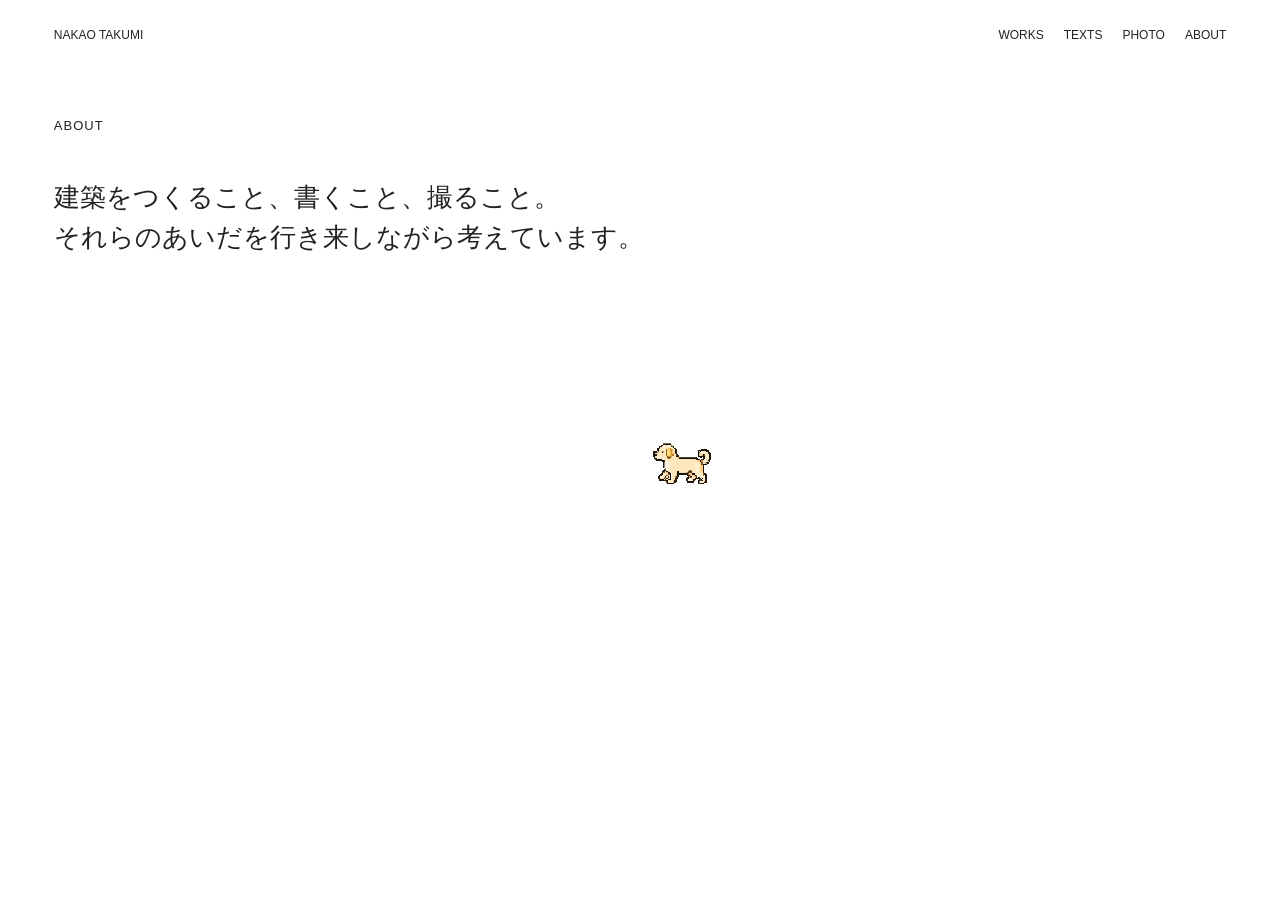
<file: about.html>
<!doctype html><html><head><meta charset="utf-8"><meta name="viewport" content="width=device-width,initial-scale=1"><title>ABOUT</title><link rel="stylesheet" href="style.css"></head><body>
<main class="inner"><header class="inner-header"><a href="index.html">NAKAO TAKUMI</a>
<nav class="inner-nav"><a href="works.html">WORKS</a><a href="texts.html">TEXTS</a><a href="photo.html">PHOTO</a><a href="about.html">ABOUT</a></nav></header><h1 class="page-title">ABOUT</h1><div class="about">建築をつくること、書くこと、撮ること。<br>それらのあいだを行き来しながら考えています。</div></main><img class="dog-cursor" src="dog-cursor.png" alt=""><script src="cursor.js"></script></body></html>
</file>
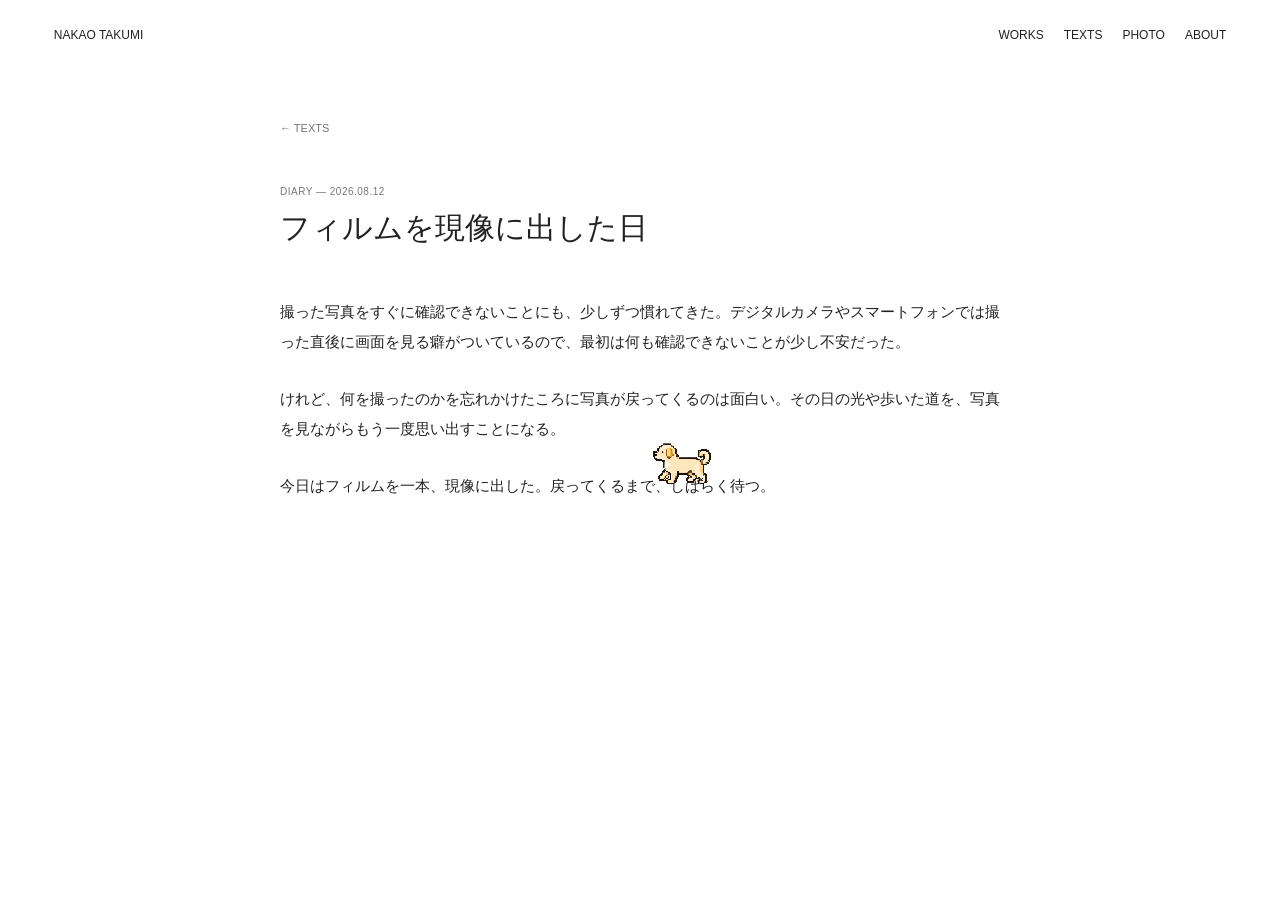
<file: diary-01.html>
<!doctype html>
<html lang="ja">
<head>
  <meta charset="utf-8">
  <meta name="viewport" content="width=device-width,initial-scale=1">
  <title>フィルムを現像に出した日 — NAKAO TAKUMI</title>
  <link rel="stylesheet" href="style.css">
</head>
<body>
  <main class="inner">
    <header class="inner-header">
      <a href="index.html">NAKAO TAKUMI</a>
      <nav class="inner-nav">
        <a href="works.html">WORKS</a>
        <a href="texts.html">TEXTS</a>
        <a href="photo.html">PHOTO</a>
        <a href="about.html">ABOUT</a>
      </nav>
    </header>

    <article class="article">
      <a class="article-back" href="texts.html">← TEXTS</a>
      <div class="article-meta">DIARY — 2026.08.12</div>
      <h1>フィルムを現像に出した日</h1>
      <div class="article-body">
      <p>撮った写真をすぐに確認できないことにも、少しずつ慣れてきた。デジタルカメラやスマートフォンでは撮った直後に画面を見る癖がついているので、最初は何も確認できないことが少し不安だった。</p>
      <p>けれど、何を撮ったのかを忘れかけたころに写真が戻ってくるのは面白い。その日の光や歩いた道を、写真を見ながらもう一度思い出すことになる。</p>
      <p>今日はフィルムを一本、現像に出した。戻ってくるまで、しばらく待つ。</p>
      </div>
    </article>
  </main>

  <img class="dog-cursor" src="dog-cursor.png" alt="">
  <script src="cursor.js"></script>
</body>
</html>
</file>
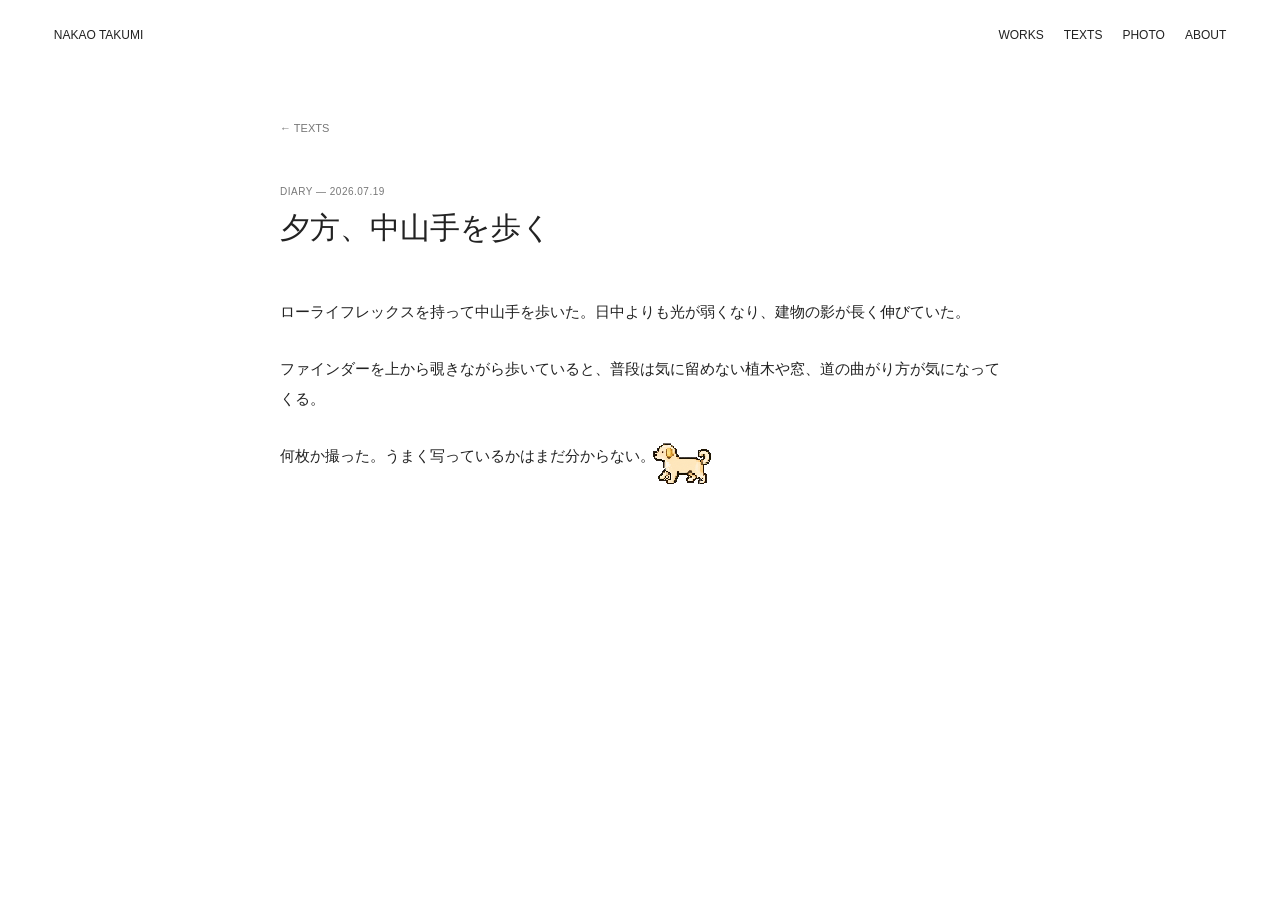
<file: diary-02.html>
<!doctype html>
<html lang="ja">
<head>
  <meta charset="utf-8">
  <meta name="viewport" content="width=device-width,initial-scale=1">
  <title>夕方、中山手を歩く — NAKAO TAKUMI</title>
  <link rel="stylesheet" href="style.css">
</head>
<body>
  <main class="inner">
    <header class="inner-header">
      <a href="index.html">NAKAO TAKUMI</a>
      <nav class="inner-nav">
        <a href="works.html">WORKS</a>
        <a href="texts.html">TEXTS</a>
        <a href="photo.html">PHOTO</a>
        <a href="about.html">ABOUT</a>
      </nav>
    </header>

    <article class="article">
      <a class="article-back" href="texts.html">← TEXTS</a>
      <div class="article-meta">DIARY — 2026.07.19</div>
      <h1>夕方、中山手を歩く</h1>
      <div class="article-body">
      <p>ローライフレックスを持って中山手を歩いた。日中よりも光が弱くなり、建物の影が長く伸びていた。</p>
      <p>ファインダーを上から覗きながら歩いていると、普段は気に留めない植木や窓、道の曲がり方が気になってくる。</p>
      <p>何枚か撮った。うまく写っているかはまだ分からない。</p>
      </div>
    </article>
  </main>

  <img class="dog-cursor" src="dog-cursor.png" alt="">
  <script src="cursor.js"></script>
</body>
</html>
</file>
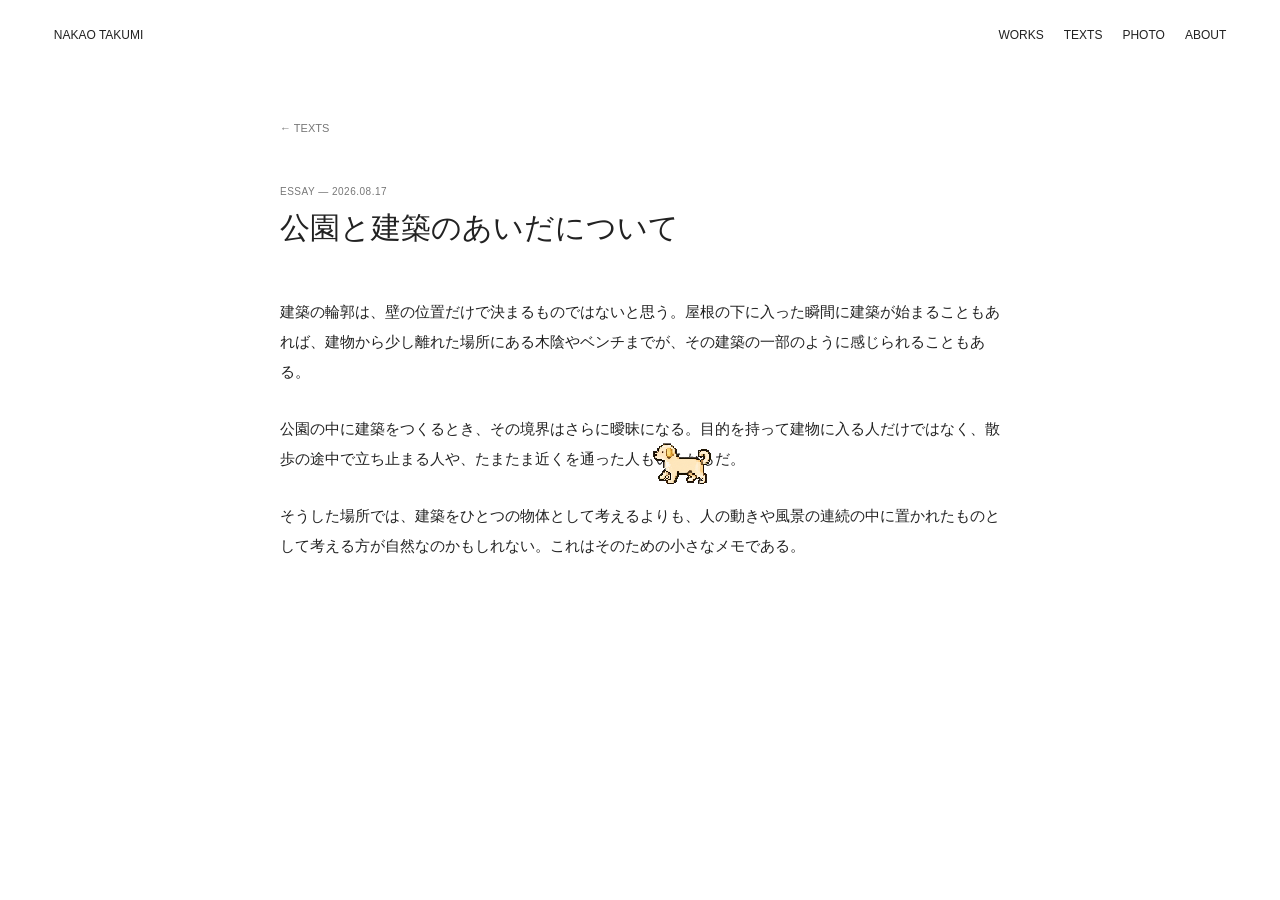
<file: essay-01.html>
<!doctype html>
<html lang="ja">
<head>
  <meta charset="utf-8">
  <meta name="viewport" content="width=device-width,initial-scale=1">
  <title>公園と建築のあいだについて — NAKAO TAKUMI</title>
  <link rel="stylesheet" href="style.css">
</head>
<body>
  <main class="inner">
    <header class="inner-header">
      <a href="index.html">NAKAO TAKUMI</a>
      <nav class="inner-nav">
        <a href="works.html">WORKS</a>
        <a href="texts.html">TEXTS</a>
        <a href="photo.html">PHOTO</a>
        <a href="about.html">ABOUT</a>
      </nav>
    </header>

    <article class="article">
      <a class="article-back" href="texts.html">← TEXTS</a>
      <div class="article-meta">ESSAY — 2026.08.17</div>
      <h1>公園と建築のあいだについて</h1>
      <div class="article-body">
      <p>建築の輪郭は、壁の位置だけで決まるものではないと思う。屋根の下に入った瞬間に建築が始まることもあれば、建物から少し離れた場所にある木陰やベンチまでが、その建築の一部のように感じられることもある。</p>
      <p>公園の中に建築をつくるとき、その境界はさらに曖昧になる。目的を持って建物に入る人だけではなく、散歩の途中で立ち止まる人や、たまたま近くを通った人もいるからだ。</p>
      <p>そうした場所では、建築をひとつの物体として考えるよりも、人の動きや風景の連続の中に置かれたものとして考える方が自然なのかもしれない。これはそのための小さなメモである。</p>
      </div>
    </article>
  </main>

  <img class="dog-cursor" src="dog-cursor.png" alt="">
  <script src="cursor.js"></script>
</body>
</html>
</file>
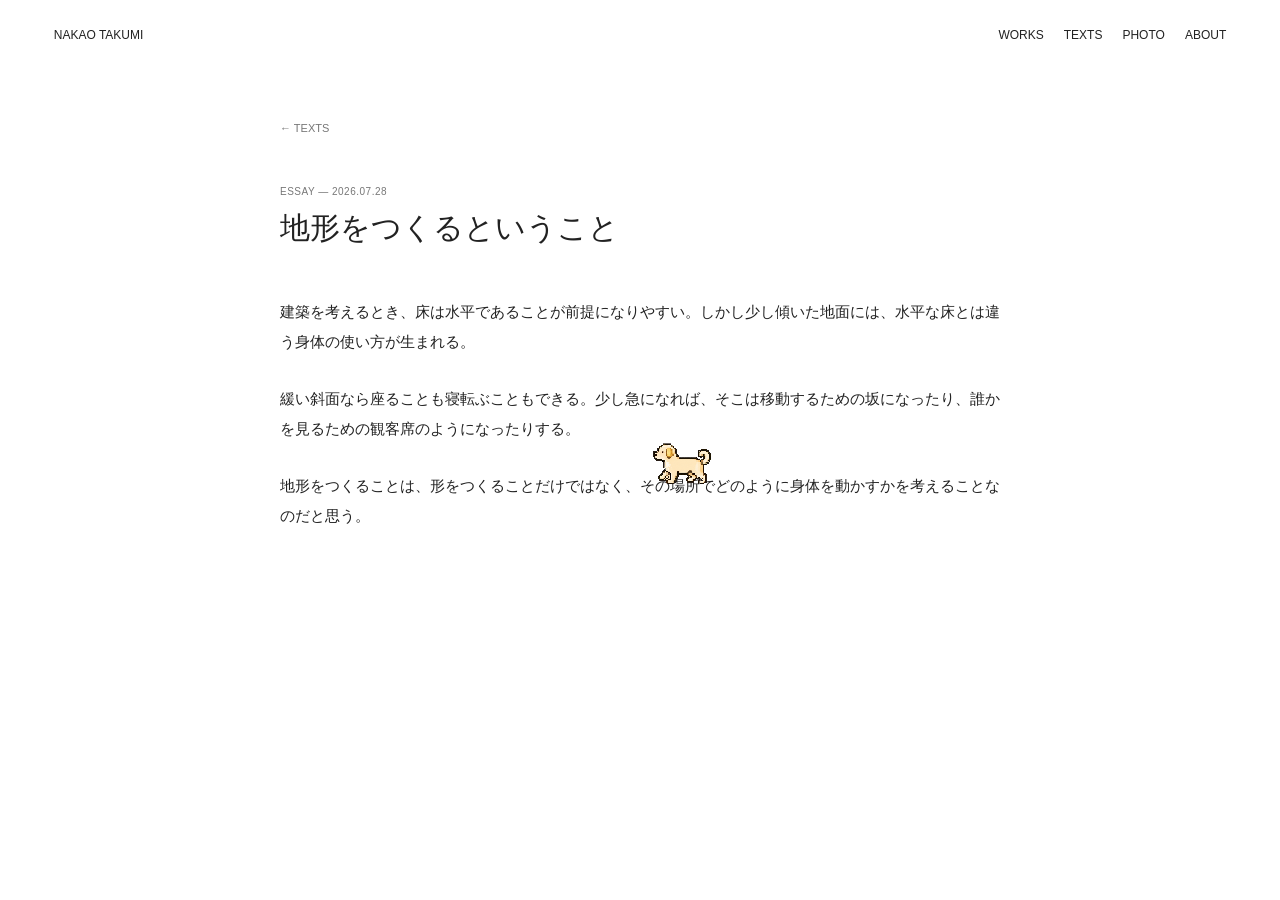
<file: essay-02.html>
<!doctype html>
<html lang="ja">
<head>
  <meta charset="utf-8">
  <meta name="viewport" content="width=device-width,initial-scale=1">
  <title>地形をつくるということ — NAKAO TAKUMI</title>
  <link rel="stylesheet" href="style.css">
</head>
<body>
  <main class="inner">
    <header class="inner-header">
      <a href="index.html">NAKAO TAKUMI</a>
      <nav class="inner-nav">
        <a href="works.html">WORKS</a>
        <a href="texts.html">TEXTS</a>
        <a href="photo.html">PHOTO</a>
        <a href="about.html">ABOUT</a>
      </nav>
    </header>

    <article class="article">
      <a class="article-back" href="texts.html">← TEXTS</a>
      <div class="article-meta">ESSAY — 2026.07.28</div>
      <h1>地形をつくるということ</h1>
      <div class="article-body">
      <p>建築を考えるとき、床は水平であることが前提になりやすい。しかし少し傾いた地面には、水平な床とは違う身体の使い方が生まれる。</p>
      <p>緩い斜面なら座ることも寝転ぶこともできる。少し急になれば、そこは移動するための坂になったり、誰かを見るための観客席のようになったりする。</p>
      <p>地形をつくることは、形をつくることだけではなく、その場所でどのように身体を動かすかを考えることなのだと思う。</p>
      </div>
    </article>
  </main>

  <img class="dog-cursor" src="dog-cursor.png" alt="">
  <script src="cursor.js"></script>
</body>
</html>
</file>
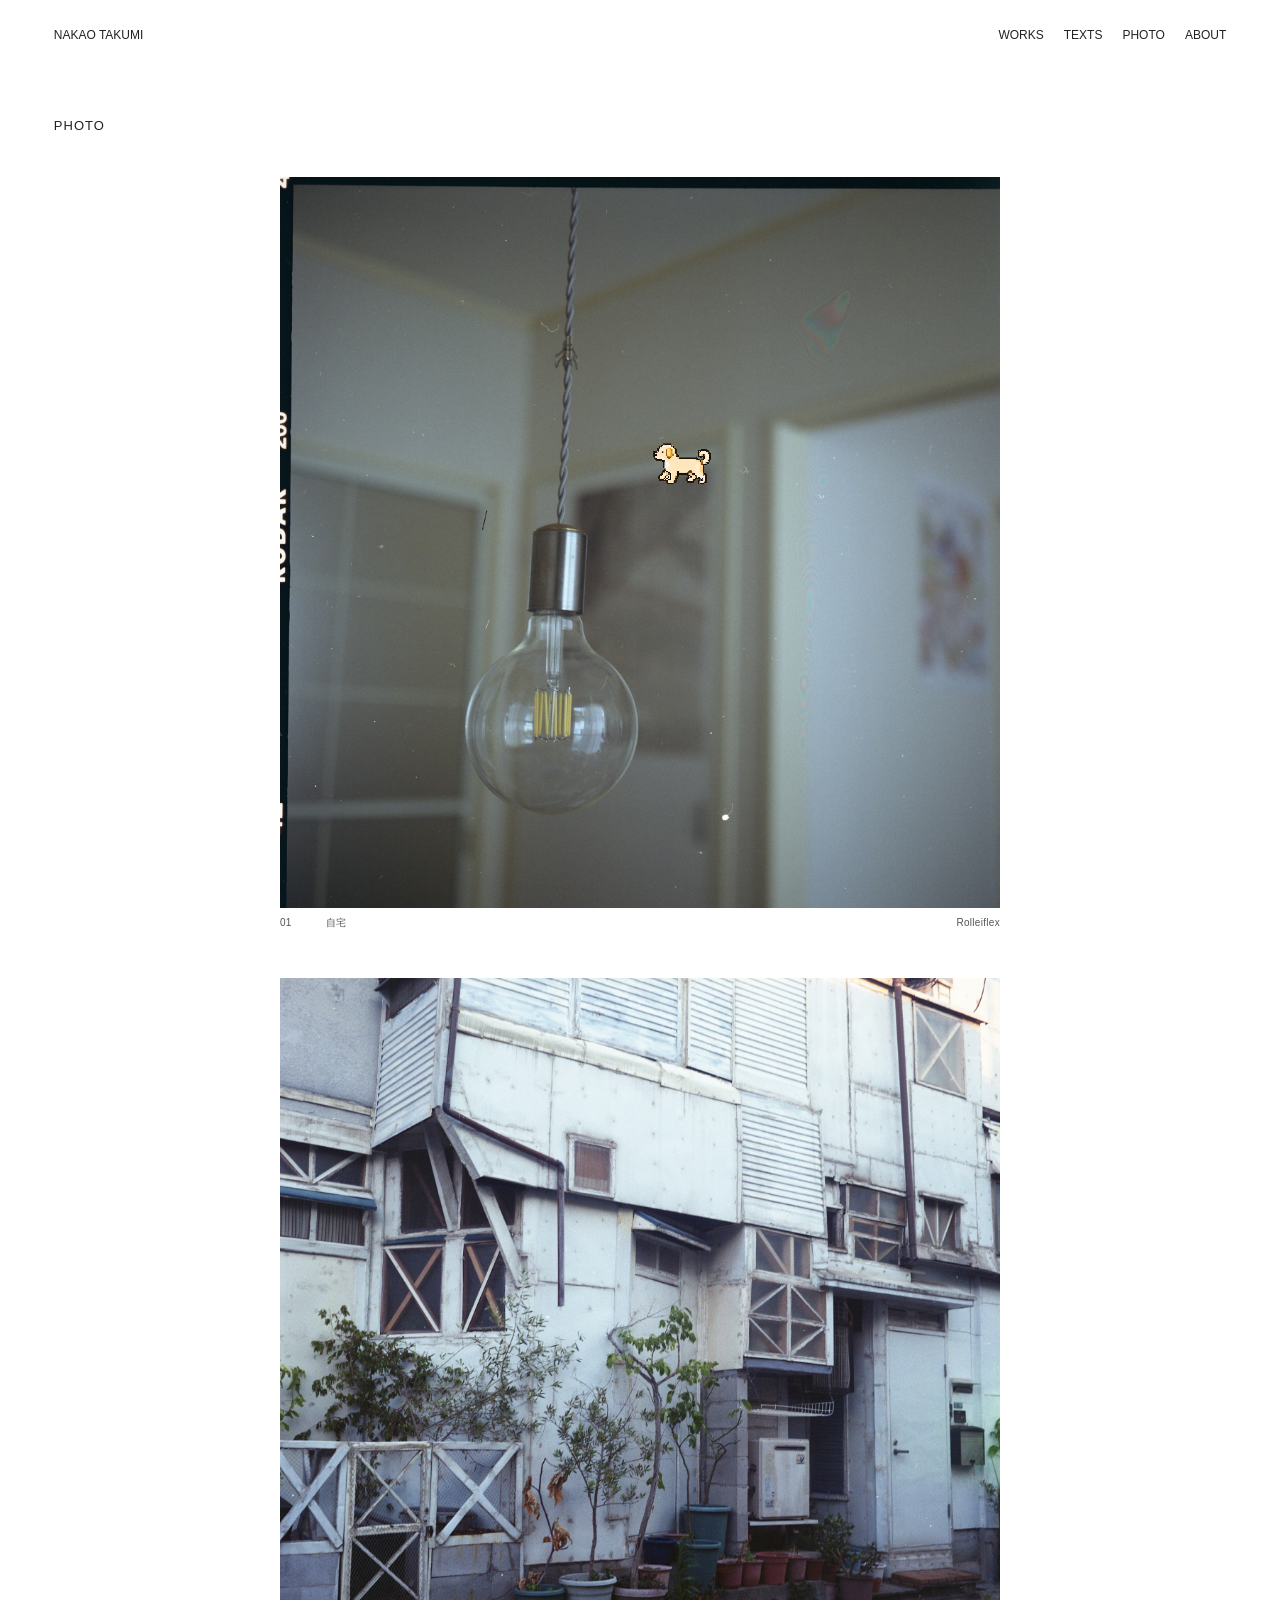
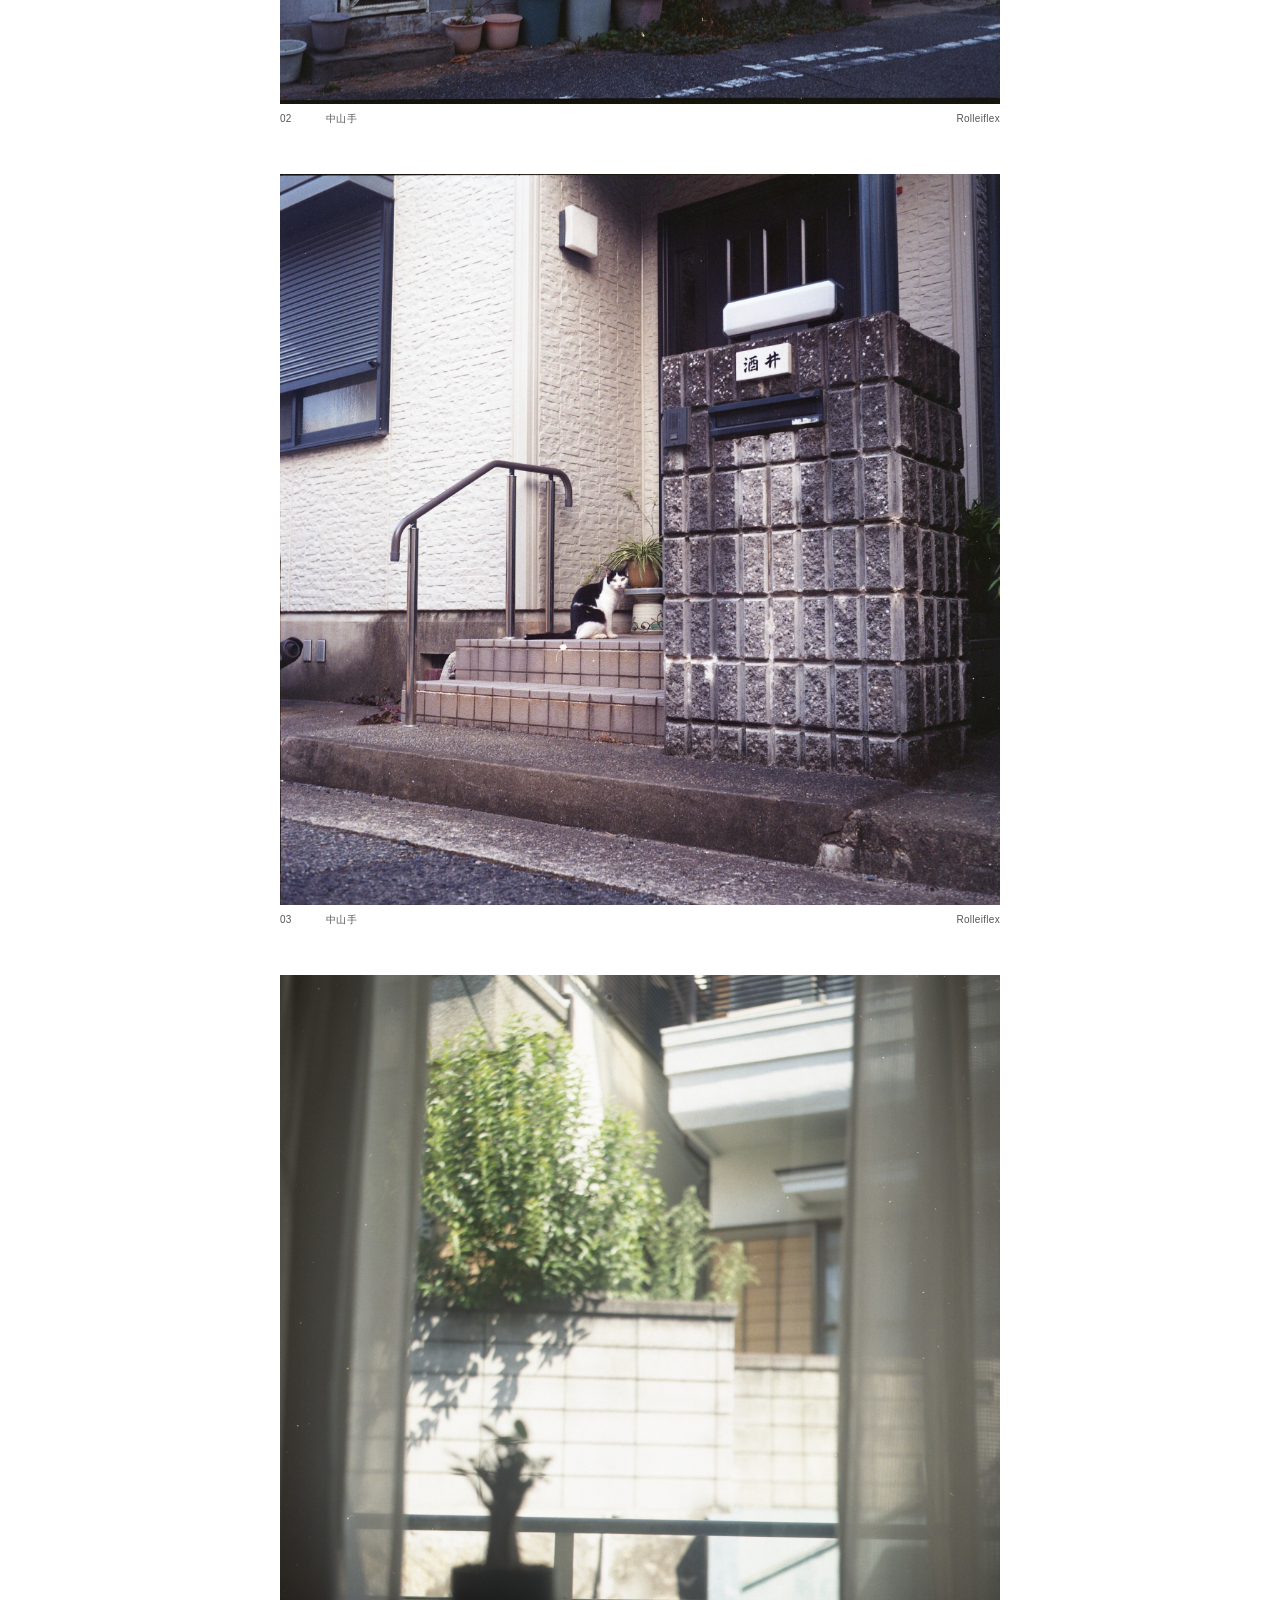
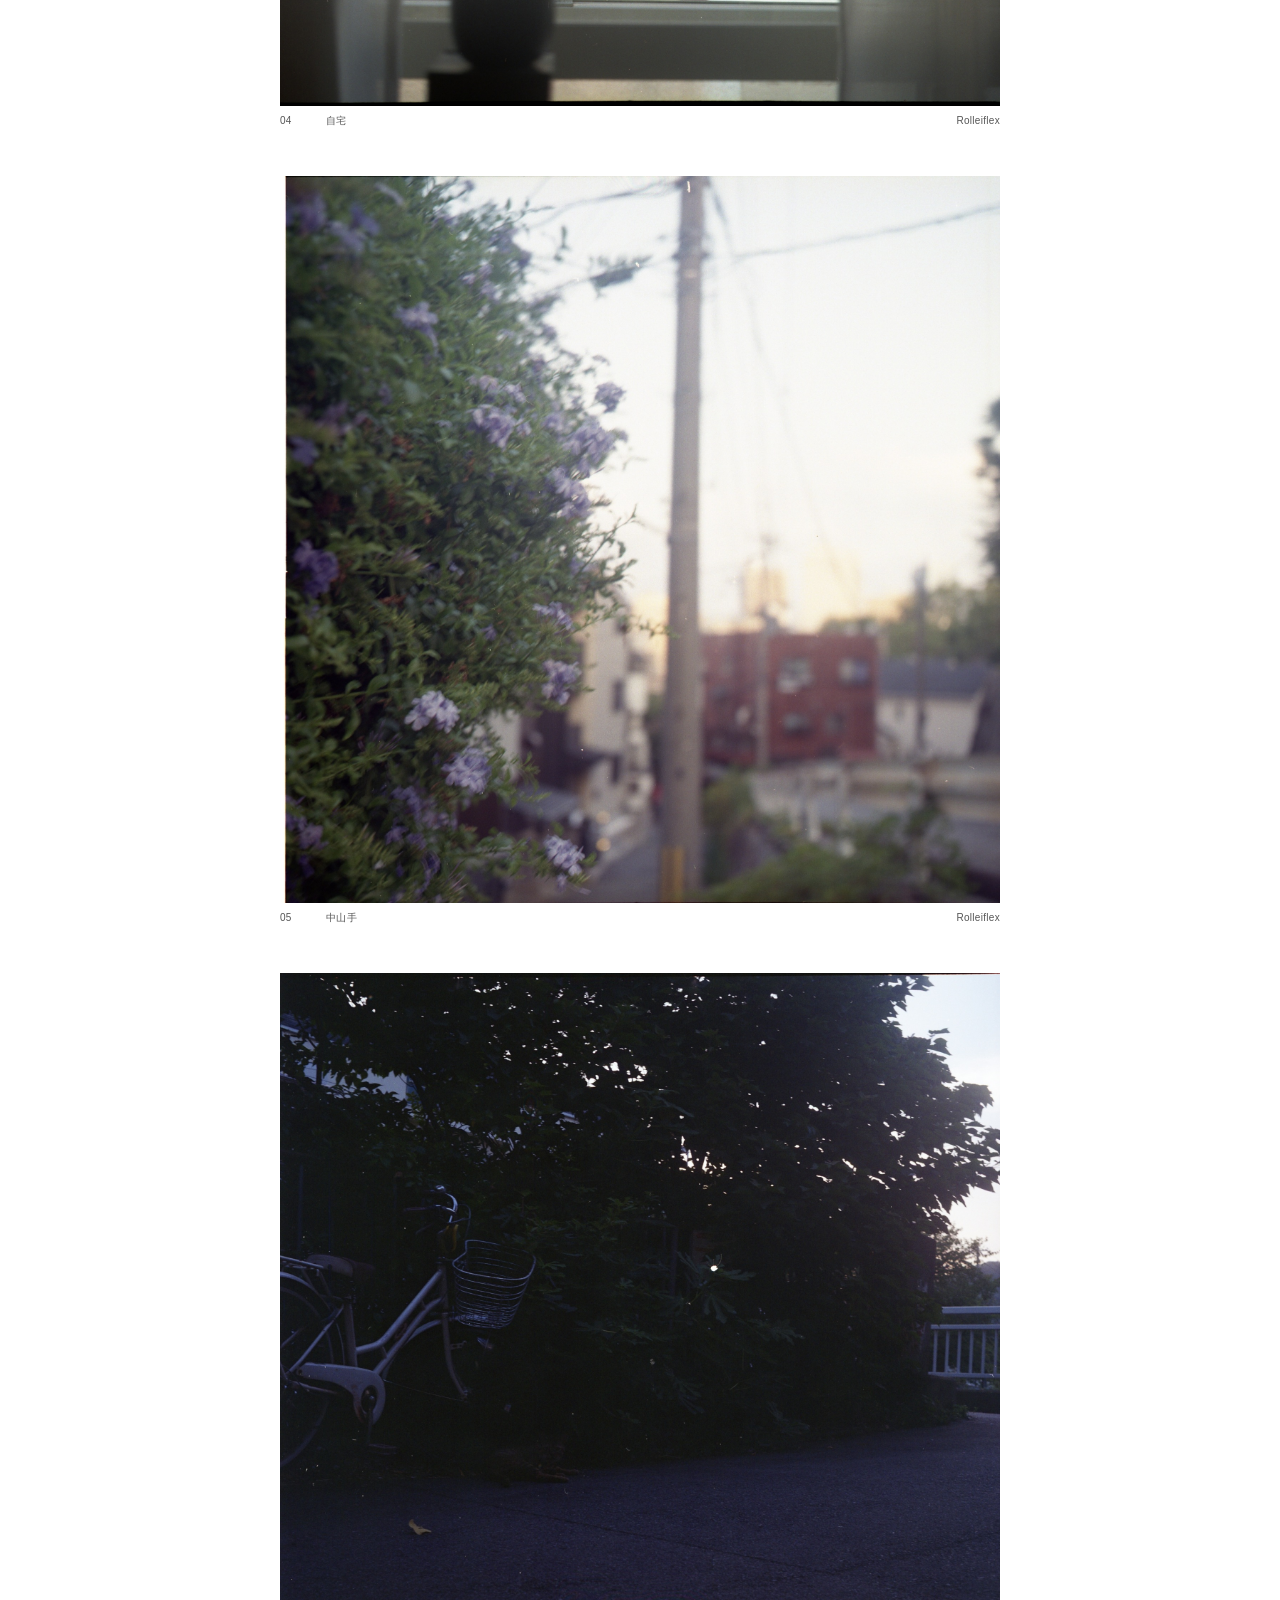
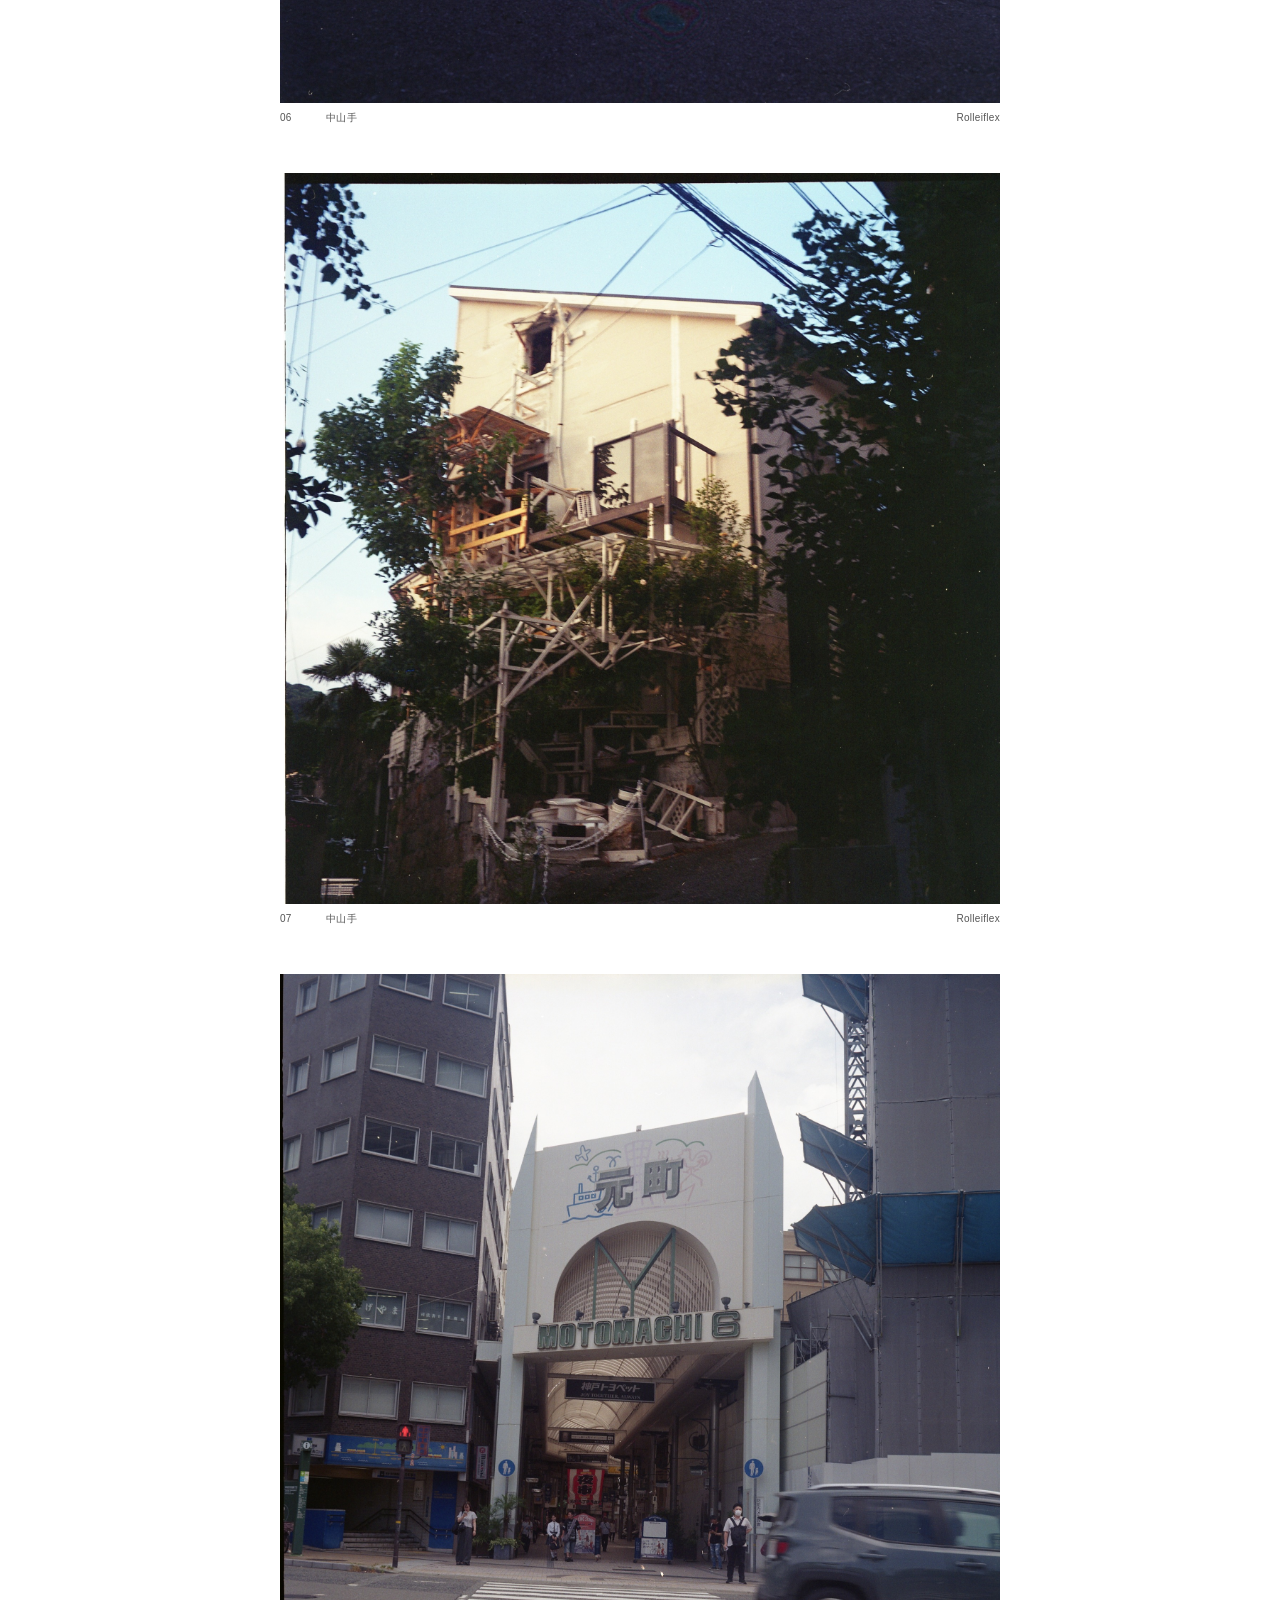
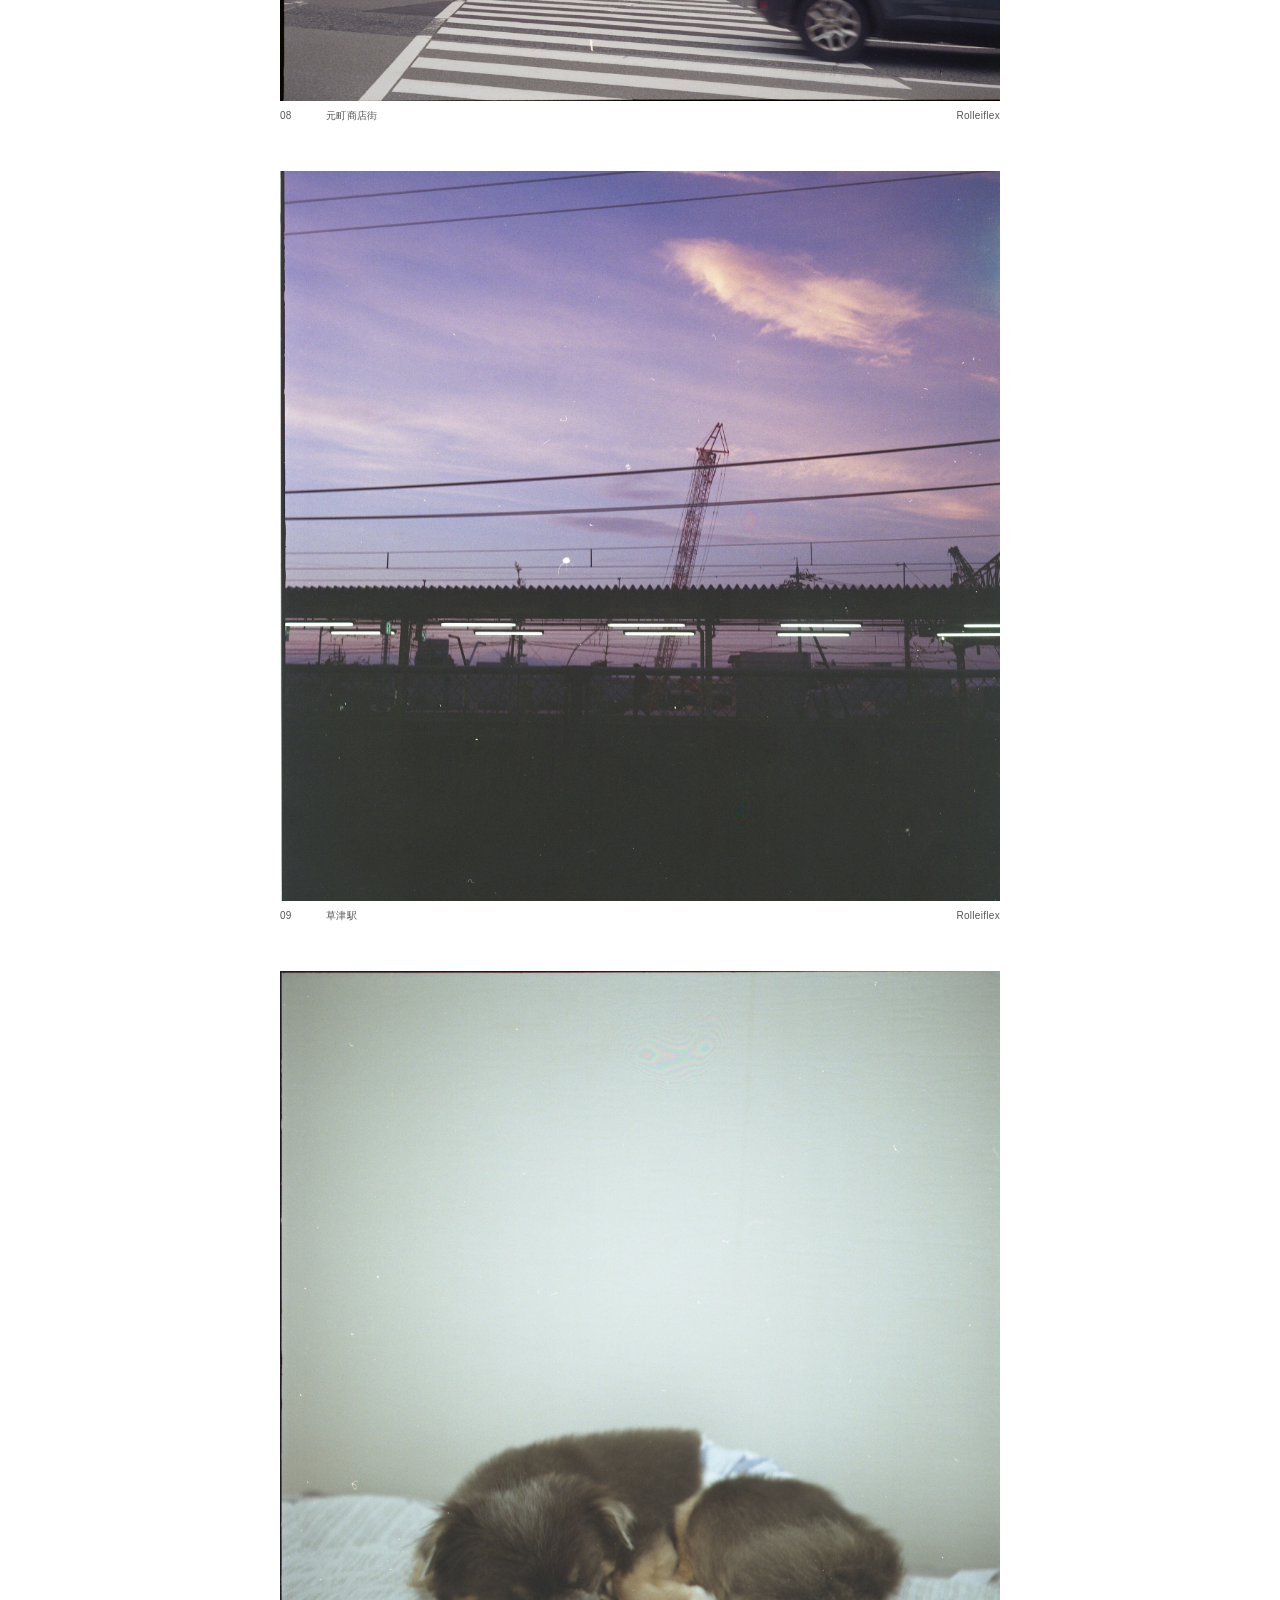
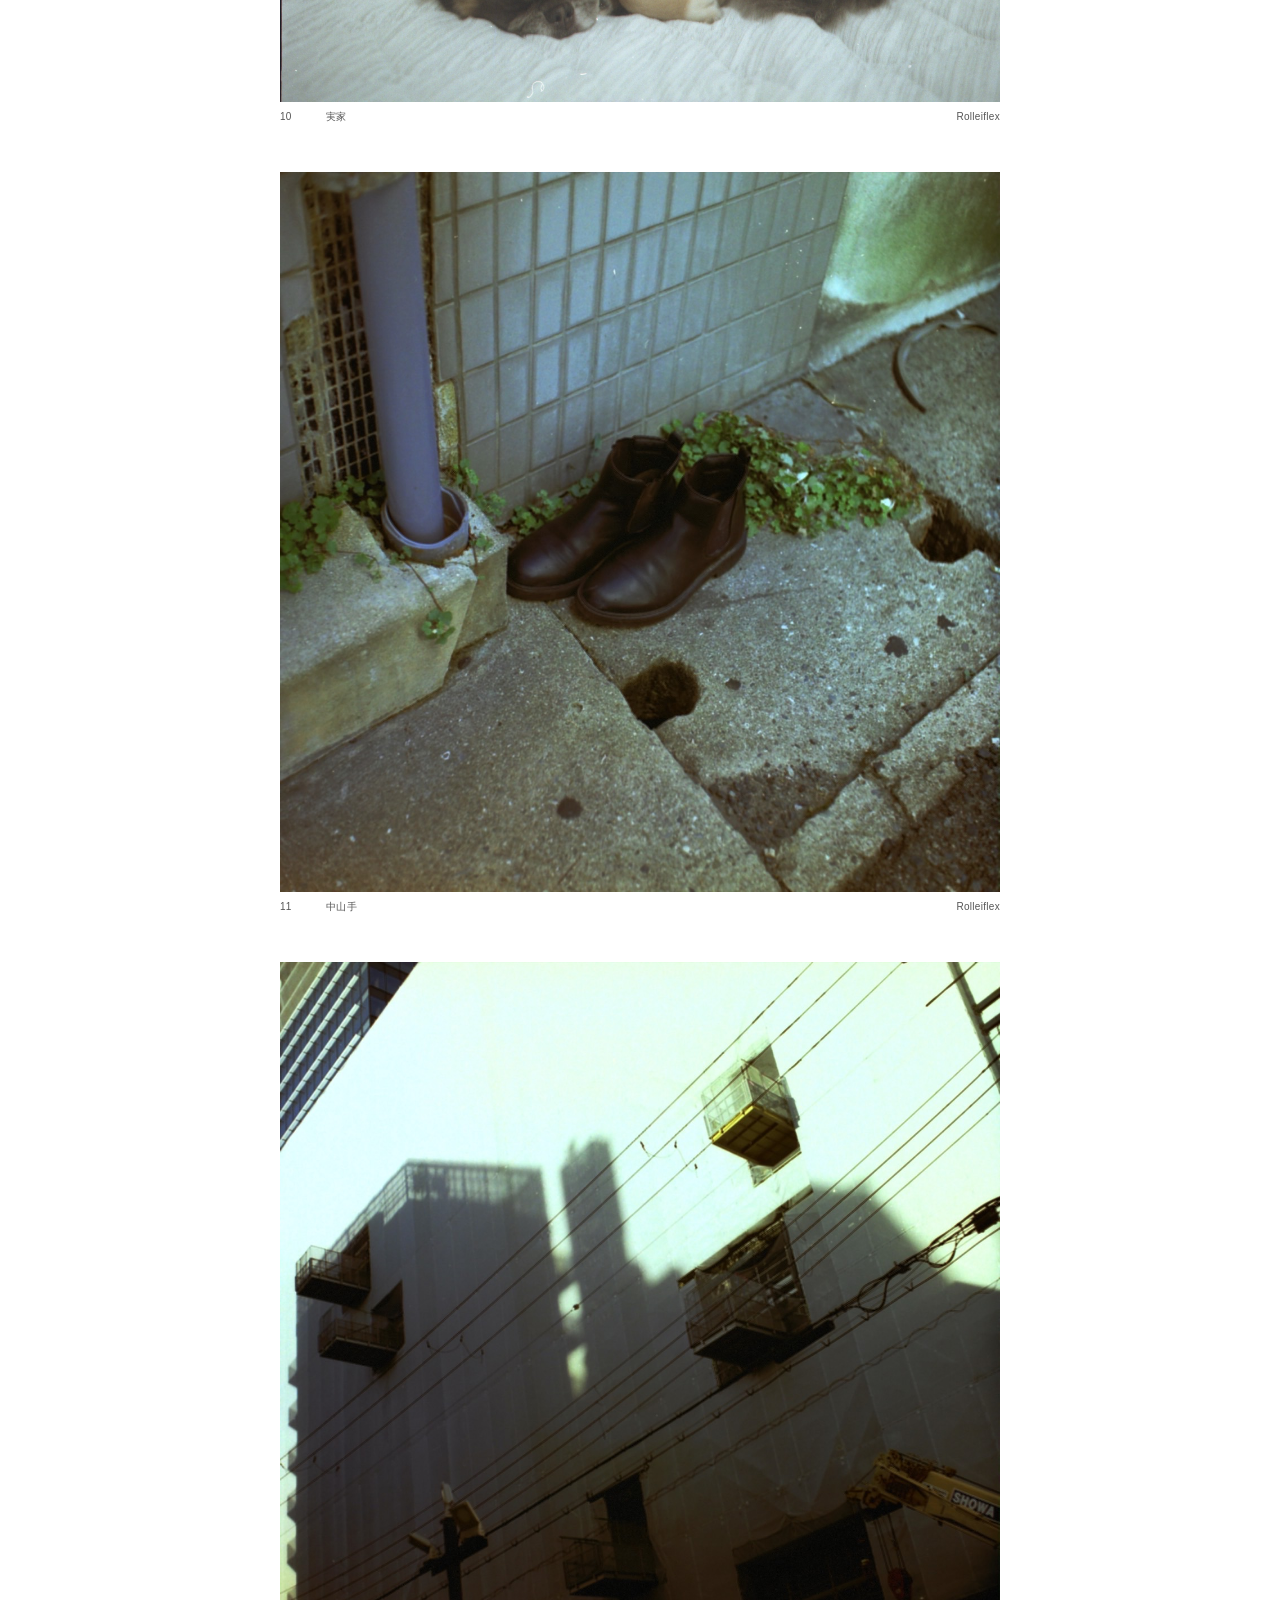
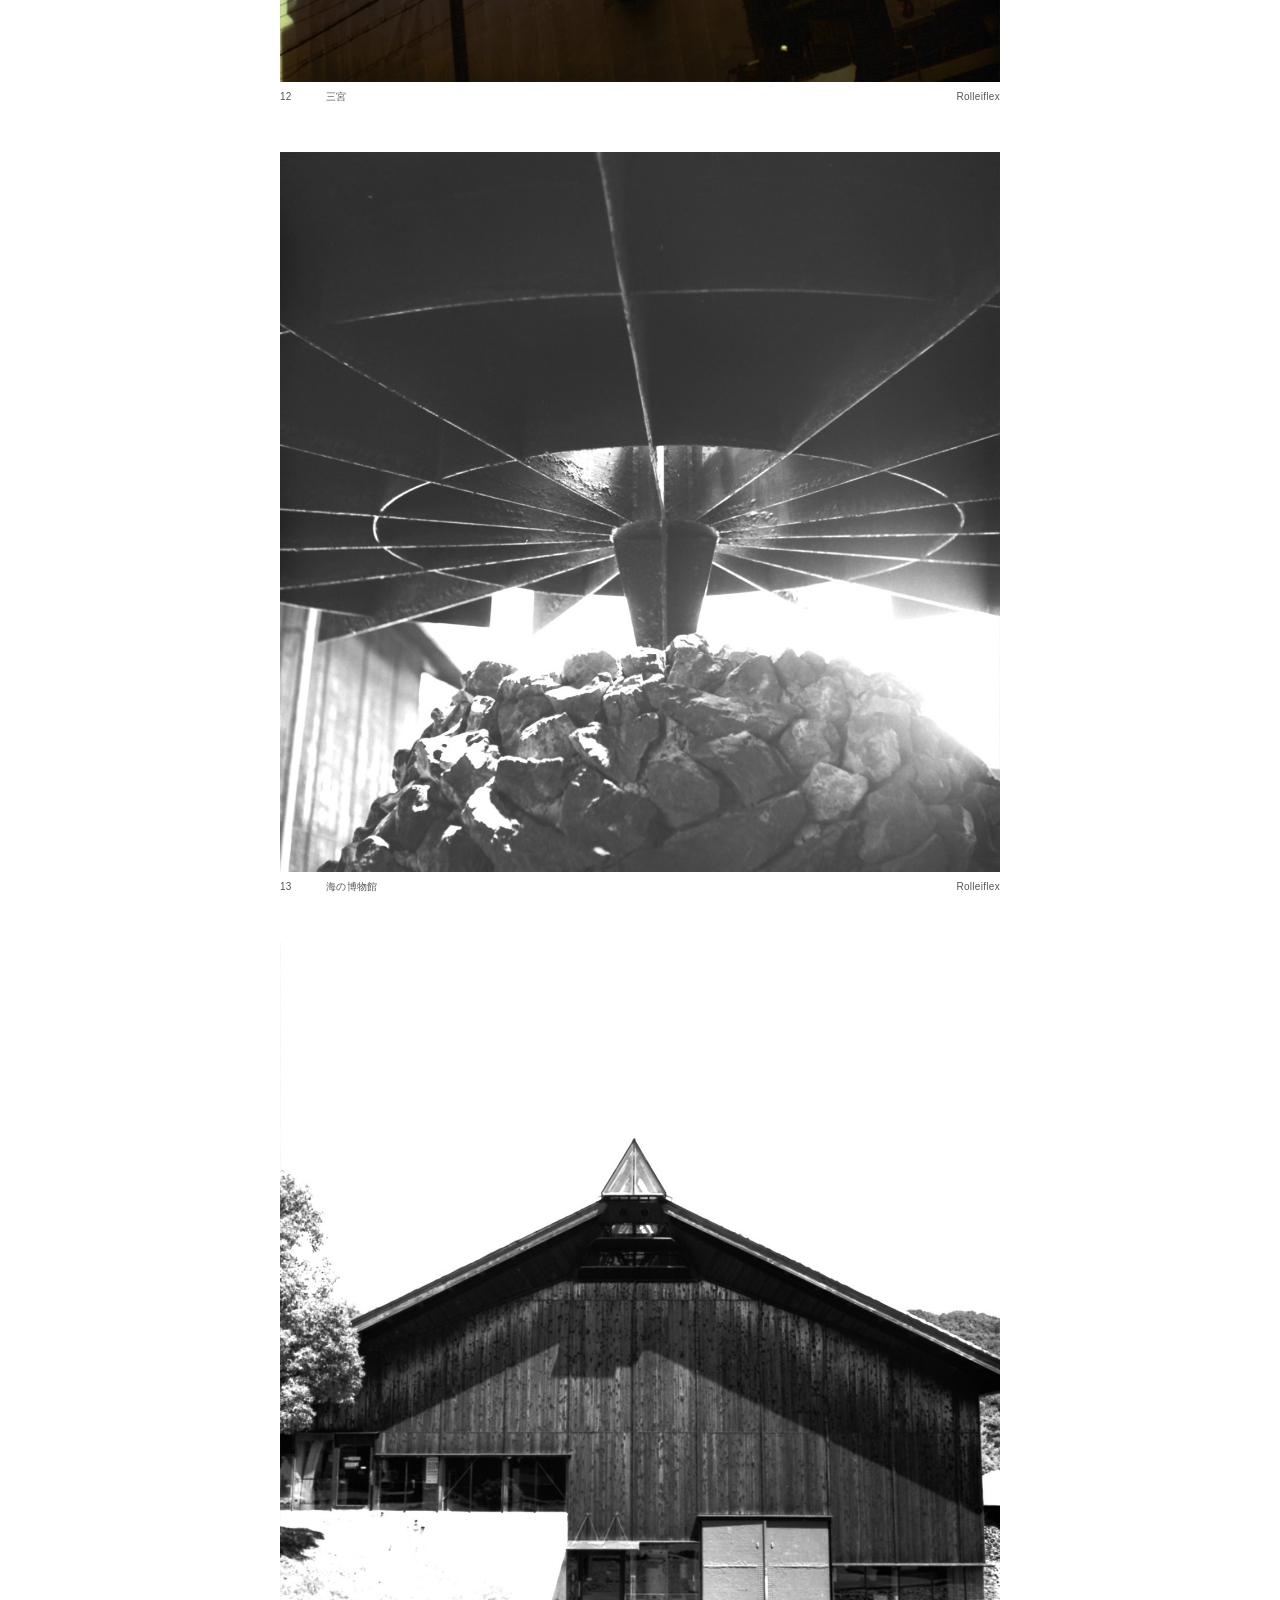
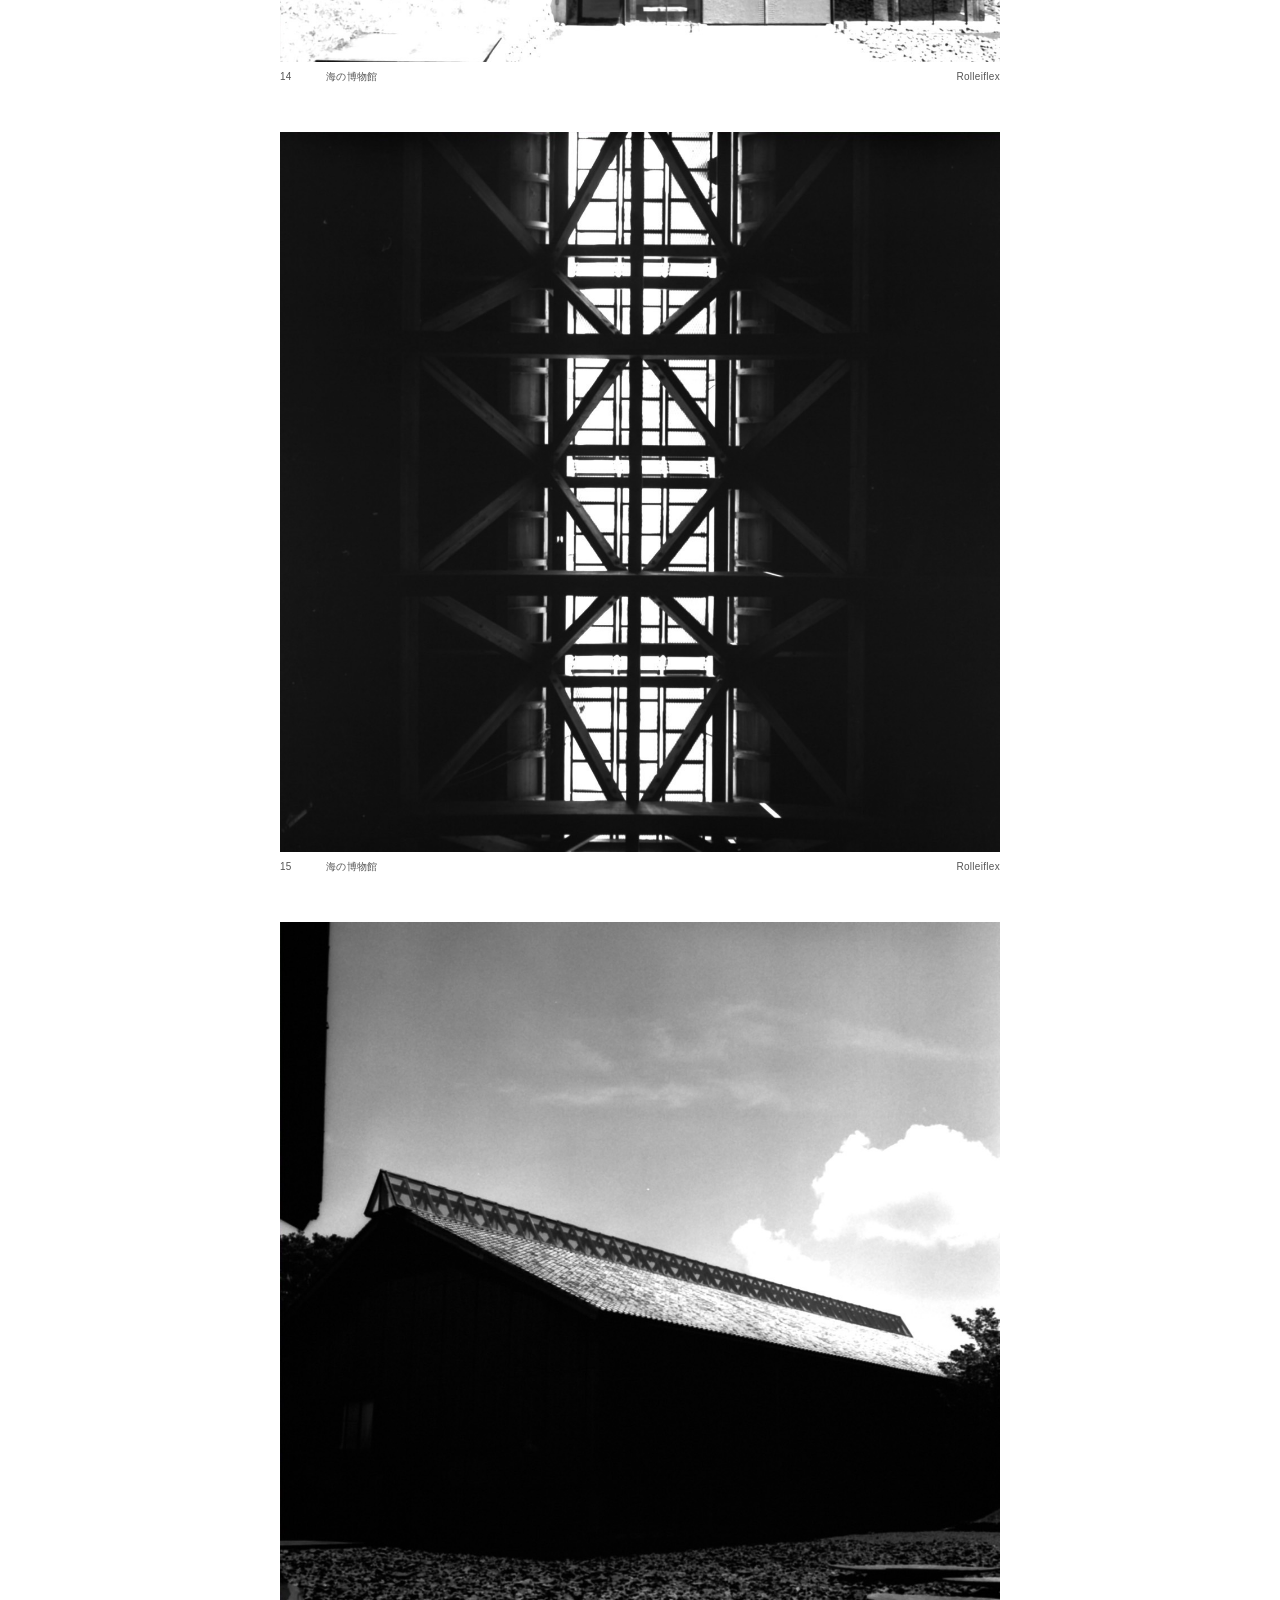
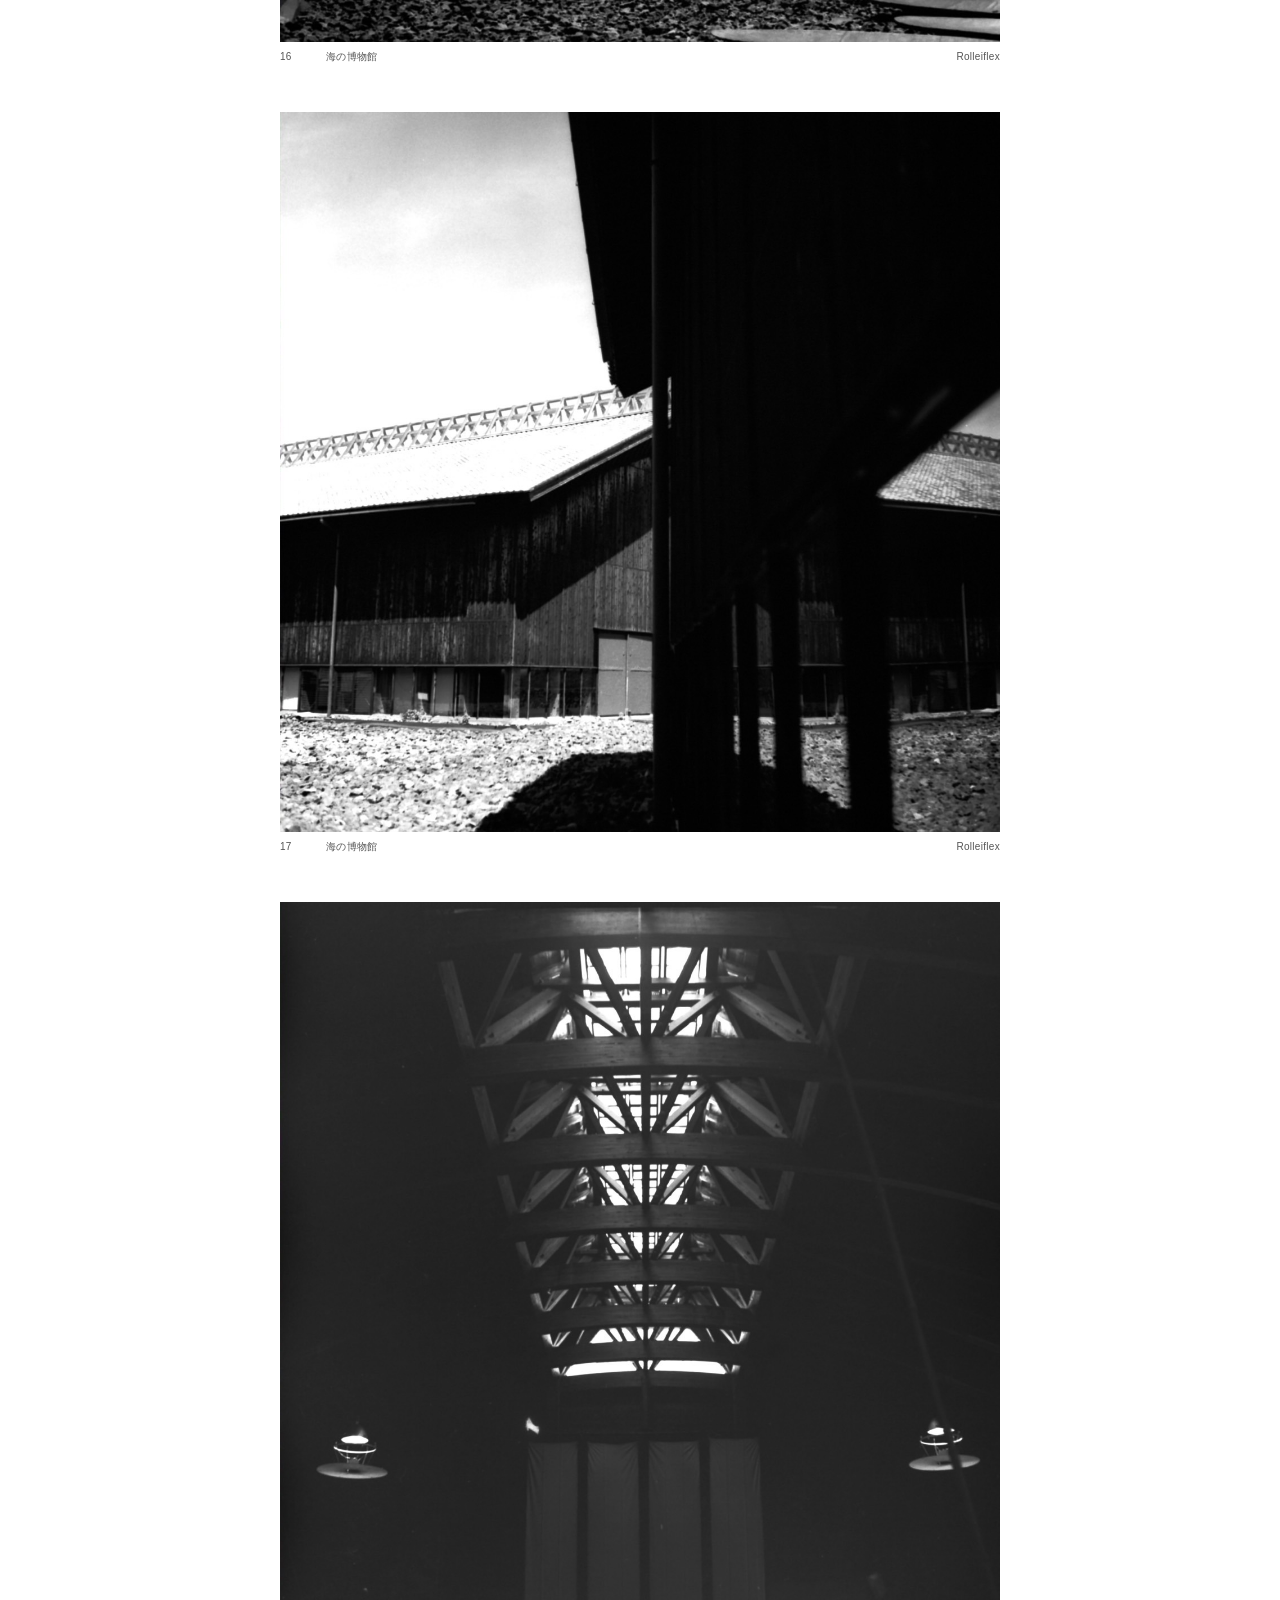
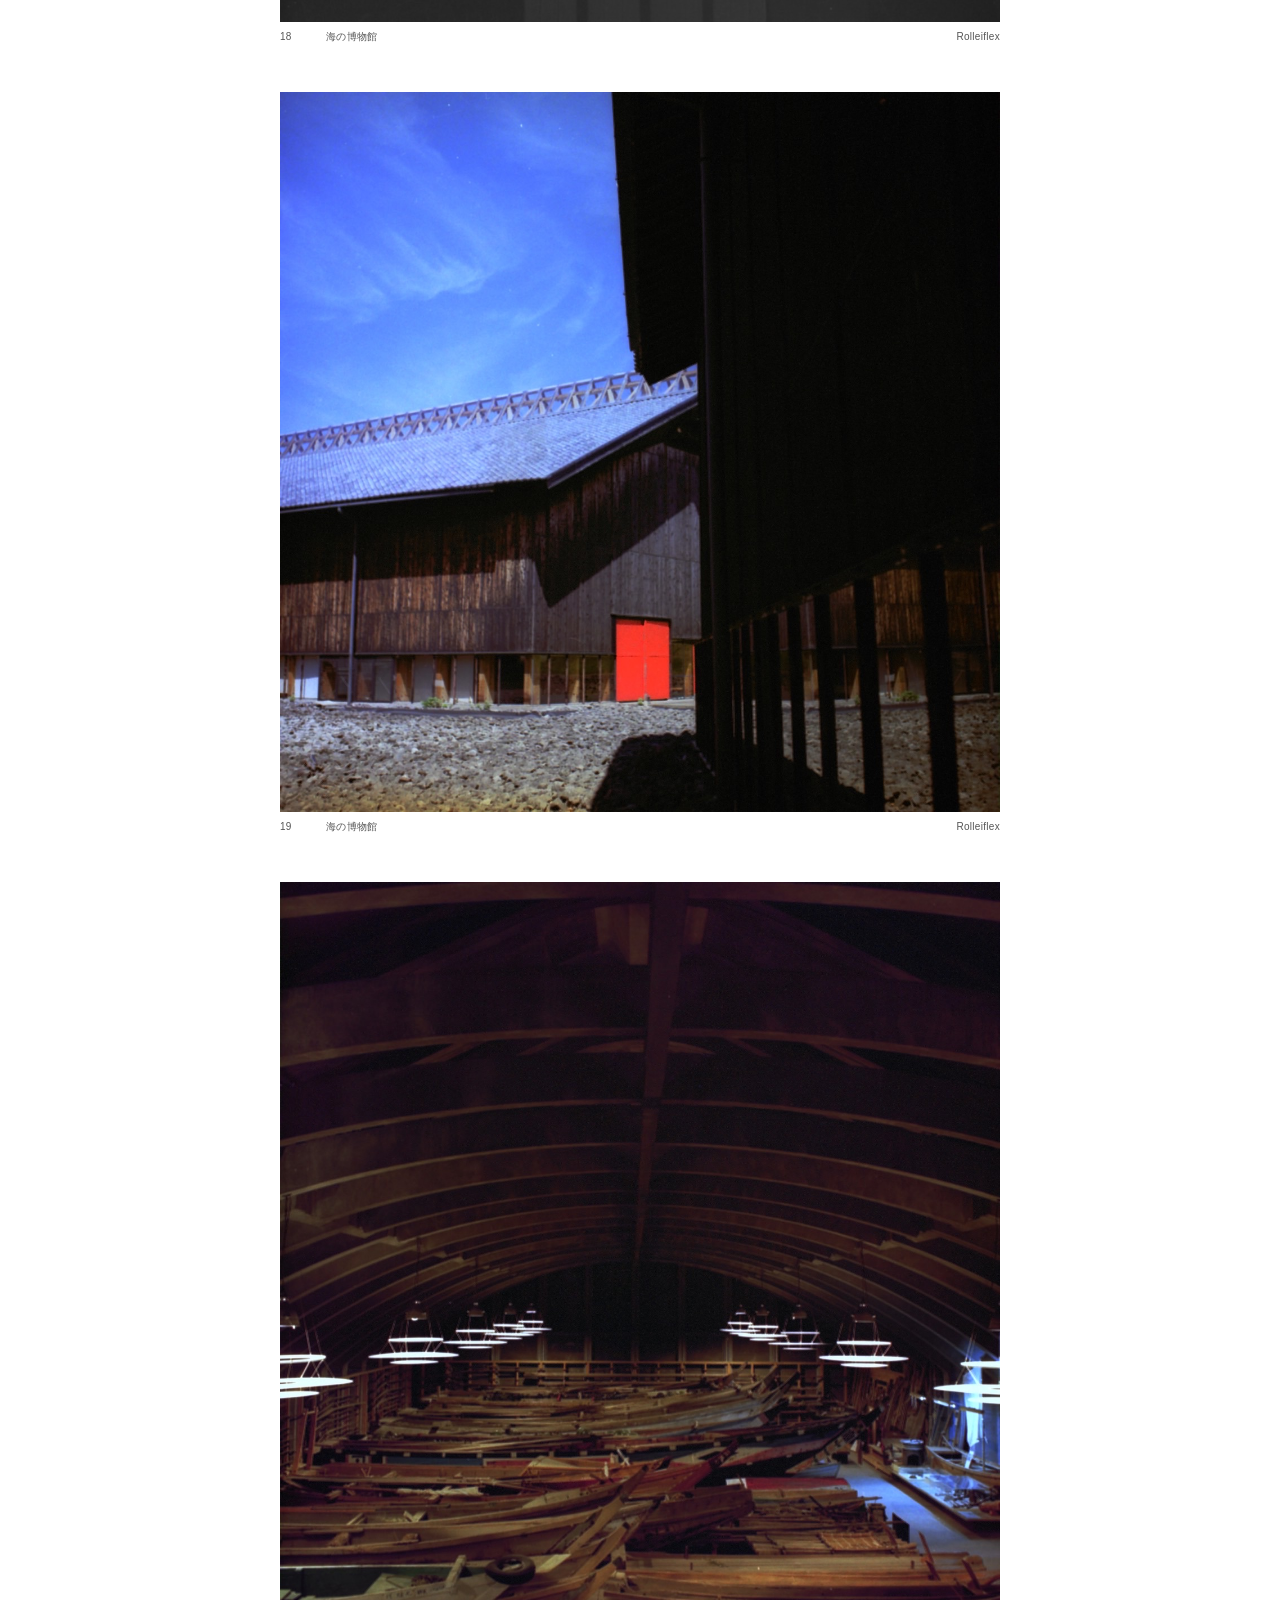
<file: photo 2.html>
<!doctype html>
<html lang="ja">
<head>
  <meta charset="utf-8">
  <meta name="viewport" content="width=device-width,initial-scale=1">
  <title>PHOTO — NAKAO TAKUMI</title>
  <link rel="stylesheet" href="style.css">
  <style>
    .photo-grid {
      display: grid;
      grid-template-columns: minmax(0, 1fr);
      grid-auto-flow: row;
      columns: auto;
      gap: 48px;
      width: 100%;
      max-width: 720px;
      margin: 0 auto;
      align-items: start;
    }
    .photo-grid > .photo-item {
      display: block;
      width: 100%;
      min-width: 0;
      margin: 0;
    }
    .photo-item img {
      width: 100%;
      height: auto;
      display: block;
    }
    .photo-item figcaption {
      display: grid;
      grid-template-columns: 34px minmax(0, 1fr) auto;
      gap: 12px;
      margin: 0;
      padding-top: 8px;
      font-size: 10px;
      line-height: 1.4;
      letter-spacing: .03em;
      color: #555;
    }
    @media (max-width:760px) {
      .photo-grid { gap: 36px; }
      .photo-item figcaption {
        grid-template-columns: 28px minmax(0, 1fr) auto;
        gap: 8px;
      }
    }
  </style>
</head>
<body>
  <main class="inner">
    <header class="inner-header">
      <a href="index.html">NAKAO TAKUMI</a>
      <nav class="inner-nav">
        <a href="works.html">WORKS</a>
        <a href="texts.html">TEXTS</a>
        <a href="photo.html">PHOTO</a>
        <a href="about.html">ABOUT</a>
      </nav>
    </header>

    <h1 class="page-title">PHOTO</h1>

    <section class="photo-grid">
      
    <figure class="photo-item">
      <img src="01.jpg" alt="自宅">
      <figcaption>
        <span>01</span>
        <span>自宅</span>
        <span>Rolleiflex</span>
      </figcaption>
    </figure>
    <figure class="photo-item">
      <img src="02.jpg" alt="中山手">
      <figcaption>
        <span>02</span>
        <span>中山手</span>
        <span>Rolleiflex</span>
      </figcaption>
    </figure>
    <figure class="photo-item">
      <img src="03.jpg" alt="中山手">
      <figcaption>
        <span>03</span>
        <span>中山手</span>
        <span>Rolleiflex</span>
      </figcaption>
    </figure>
    <figure class="photo-item">
      <img src="04.jpg" alt="自宅">
      <figcaption>
        <span>04</span>
        <span>自宅</span>
        <span>Rolleiflex</span>
      </figcaption>
    </figure>
    <figure class="photo-item">
      <img src="05.jpg" alt="中山手">
      <figcaption>
        <span>05</span>
        <span>中山手</span>
        <span>Rolleiflex</span>
      </figcaption>
    </figure>
    <figure class="photo-item">
      <img src="06.jpg" alt="中山手">
      <figcaption>
        <span>06</span>
        <span>中山手</span>
        <span>Rolleiflex</span>
      </figcaption>
    </figure>
    <figure class="photo-item">
      <img src="07.jpg" alt="中山手">
      <figcaption>
        <span>07</span>
        <span>中山手</span>
        <span>Rolleiflex</span>
      </figcaption>
    </figure>
    <figure class="photo-item">
      <img src="08.jpg" alt="元町商店街">
      <figcaption>
        <span>08</span>
        <span>元町商店街</span>
        <span>Rolleiflex</span>
      </figcaption>
    </figure>
    <figure class="photo-item">
      <img src="09.jpg" alt="草津駅">
      <figcaption>
        <span>09</span>
        <span>草津駅</span>
        <span>Rolleiflex</span>
      </figcaption>
    </figure>
    <figure class="photo-item">
      <img src="10.jpg" alt="実家">
      <figcaption>
        <span>10</span>
        <span>実家</span>
        <span>Rolleiflex</span>
      </figcaption>
    </figure>
    <figure class="photo-item">
      <img src="11.jpg" alt="中山手" loading="lazy" width="1280" height="1280">
      <figcaption>
        <span>11</span>
        <span>中山手</span>
        <span>Rolleiflex</span>
      </figcaption>
    </figure>
    <figure class="photo-item">
      <img src="12.jpg" alt="三宮" loading="lazy" width="1280" height="1280">
      <figcaption>
        <span>12</span>
        <span>三宮</span>
        <span>Rolleiflex</span>
      </figcaption>
    </figure>
    <figure class="photo-item">
      <img src="13.jpg" alt="海の博物館" loading="lazy" width="1280" height="1280">
      <figcaption>
        <span>13</span>
        <span>海の博物館</span>
        <span>Rolleiflex</span>
      </figcaption>
    </figure>
    <figure class="photo-item">
      <img src="14.jpg" alt="海の博物館" loading="lazy" width="1280" height="1280">
      <figcaption>
        <span>14</span>
        <span>海の博物館</span>
        <span>Rolleiflex</span>
      </figcaption>
    </figure>
    <figure class="photo-item">
      <img src="15.jpg" alt="海の博物館" loading="lazy" width="1280" height="1280">
      <figcaption>
        <span>15</span>
        <span>海の博物館</span>
        <span>Rolleiflex</span>
      </figcaption>
    </figure>
    <figure class="photo-item">
      <img src="16.jpg" alt="海の博物館" loading="lazy" width="1280" height="1280">
      <figcaption>
        <span>16</span>
        <span>海の博物館</span>
        <span>Rolleiflex</span>
      </figcaption>
    </figure>
    <figure class="photo-item">
      <img src="17.jpg" alt="海の博物館" loading="lazy" width="1280" height="1280">
      <figcaption>
        <span>17</span>
        <span>海の博物館</span>
        <span>Rolleiflex</span>
      </figcaption>
    </figure>
    <figure class="photo-item">
      <img src="18.jpg" alt="海の博物館" loading="lazy" width="1280" height="1280">
      <figcaption>
        <span>18</span>
        <span>海の博物館</span>
        <span>Rolleiflex</span>
      </figcaption>
    </figure>
    <figure class="photo-item">
      <img src="19.jpg" alt="海の博物館" loading="lazy" width="1280" height="1280">
      <figcaption>
        <span>19</span>
        <span>海の博物館</span>
        <span>Rolleiflex</span>
      </figcaption>
    </figure>
    <figure class="photo-item">
      <img src="20.jpg" alt="海の博物館" loading="lazy" width="1280" height="1280">
      <figcaption>
        <span>20</span>
        <span>海の博物館</span>
        <span>Rolleiflex</span>
      </figcaption>
    </figure>
    <figure class="photo-item">
      <img src="21.jpg" alt="海の博物館" loading="lazy" width="1280" height="1280">
      <figcaption>
        <span>21</span>
        <span>海の博物館</span>
        <span>Rolleiflex</span>
      </figcaption>
    </figure>
    <figure class="photo-item">
      <img src="22.jpg" alt="海の博物館" loading="lazy" width="1280" height="1280">
      <figcaption>
        <span>22</span>
        <span>海の博物館</span>
        <span>Rolleiflex</span>
      </figcaption>
    </figure>
    <figure class="photo-item">
      <img src="23.jpg" alt="海の博物館" loading="lazy" width="1280" height="1280">
      <figcaption>
        <span>23</span>
        <span>海の博物館</span>
        <span>Rolleiflex</span>
      </figcaption>
    </figure>
    <figure class="photo-item">
      <img src="24.jpg" alt="海の博物館" loading="lazy" width="1280" height="1280">
      <figcaption>
        <span>24</span>
        <span>海の博物館</span>
        <span>Rolleiflex</span>
      </figcaption>
    </figure>
    <figure class="photo-item">
      <img src="25.jpg" alt="海の博物館" loading="lazy" width="1280" height="1280">
      <figcaption>
        <span>25</span>
        <span>海の博物館</span>
        <span>Rolleiflex</span>
      </figcaption>
    </figure>
    <figure class="photo-item">
      <img src="26.jpg" alt="生浦湾" loading="lazy" width="1280" height="1280">
      <figcaption>
        <span>26</span>
        <span>生浦湾</span>
        <span>Rolleiflex</span>
      </figcaption>
    </figure>
    <figure class="photo-item">
      <img src="27.jpg" alt="伊賀市北部図書館" loading="lazy" width="1280" height="1280">
      <figcaption>
        <span>27</span>
        <span>伊賀市北部図書館</span>
        <span>Rolleiflex</span>
      </figcaption>
    </figure>
    <figure class="photo-item">
      <img src="28.jpg" alt="伊賀市北部図書館" loading="lazy" width="1280" height="1280">
      <figcaption>
        <span>28</span>
        <span>伊賀市北部図書館</span>
        <span>Rolleiflex</span>
      </figcaption>
    </figure>
    <figure class="photo-item">
      <img src="29.jpg" alt="伊賀市北部図書館" loading="lazy" width="1280" height="1280">
      <figcaption>
        <span>29</span>
        <span>伊賀市北部図書館</span>
        <span>Rolleiflex</span>
      </figcaption>
    </figure>
    <figure class="photo-item">
      <img src="30.jpg" alt="伊賀市北部図書館" loading="lazy" width="1280" height="1280">
      <figcaption>
        <span>30</span>
        <span>伊賀市北部図書館</span>
        <span>Rolleiflex</span>
      </figcaption>
    </figure>
    <figure class="photo-item">
      <img src="31.jpg" alt="伊賀市中央図書館" loading="lazy" width="1280" height="1280">
      <figcaption>
        <span>31</span>
        <span>伊賀市中央図書館</span>
        <span>Rolleiflex</span>
      </figcaption>
    </figure>
    <figure class="photo-item">
      <img src="32.jpg" alt="伊賀市中央図書館" loading="lazy" width="1280" height="1280">
      <figcaption>
        <span>32</span>
        <span>伊賀市中央図書館</span>
        <span>Rolleiflex</span>
      </figcaption>
    </figure>
    <figure class="photo-item">
      <img src="33.jpg" alt="伊賀市中央図書館" loading="lazy" width="1280" height="1280">
      <figcaption>
        <span>33</span>
        <span>伊賀市中央図書館</span>
        <span>Rolleiflex</span>
      </figcaption>
    </figure>
    <figure class="photo-item">
      <img src="34.jpg" alt="伊賀市中央図書館" loading="lazy" width="1280" height="1280">
      <figcaption>
        <span>34</span>
        <span>伊賀市中央図書館</span>
        <span>Rolleiflex</span>
      </figcaption>
    </figure>
    <figure class="photo-item">
      <img src="35.jpg" alt="伊賀市中央図書館" loading="lazy" width="1280" height="1280">
      <figcaption>
        <span>35</span>
        <span>伊賀市中央図書館</span>
        <span>Rolleiflex</span>
      </figcaption>
    </figure>
    <figure class="photo-item">
      <img src="36.jpg" alt="伊賀市中央図書館" loading="lazy" width="1280" height="1280">
      <figcaption>
        <span>36</span>
        <span>伊賀市中央図書館</span>
        <span>Rolleiflex</span>
      </figcaption>
    </figure>
    <figure class="photo-item">
      <img src="37.jpg" alt="神戸市役所前" loading="lazy" width="1280" height="1280">
      <figcaption>
        <span>37</span>
        <span>神戸市役所前</span>
        <span>Rolleiflex</span>
      </figcaption>
    </figure>
    <figure class="photo-item">
      <img src="38.jpg" alt="京都駅" loading="lazy" width="1280" height="1280">
      <figcaption>
        <span>38</span>
        <span>京都駅</span>
        <span>Rolleiflex</span>
      </figcaption>
    </figure>
    <figure class="photo-item">
      <img src="39.jpg" alt="京都駅" loading="lazy" width="1280" height="1280">
      <figcaption>
        <span>39</span>
        <span>京都駅</span>
        <span>Rolleiflex</span>
      </figcaption>
    </figure>
    <figure class="photo-item">
      <img src="40.jpg" alt="エレベーター" loading="lazy" width="1280" height="1280">
      <figcaption>
        <span>40</span>
        <span>エレベーター</span>
        <span>Rolleiflex</span>
      </figcaption>
    </figure>
    <figure class="photo-item">
      <img src="41.jpg" alt="元町商店街" loading="lazy" width="1280" height="1280">
      <figcaption>
        <span>41</span>
        <span>元町商店街</span>
        <span>Rolleiflex</span>
      </figcaption>
    </figure>
    <figure class="photo-item">
      <img src="42.jpg" alt="三宮" loading="lazy" width="1280" height="1280">
      <figcaption>
        <span>42</span>
        <span>三宮</span>
        <span>Rolleiflex</span>
      </figcaption>
    </figure>
    <figure class="photo-item">
      <img src="43.jpg" alt="中山手" loading="lazy" width="1280" height="1280">
      <figcaption>
        <span>43</span>
        <span>中山手</span>
        <span>Rolleiflex</span>
      </figcaption>
    </figure>
    <figure class="photo-item">
      <img src="44.jpg" alt="京都駅" loading="lazy" width="1280" height="1280">
      <figcaption>
        <span>44</span>
        <span>京都駅</span>
        <span>Rolleiflex</span>
      </figcaption>
    </figure>
    <figure class="photo-item">
      <img src="45.jpg" alt="甲西" loading="lazy" width="1280" height="1280">
      <figcaption>
        <span>45</span>
        <span>甲西</span>
        <span>Rolleiflex</span>
      </figcaption>
    </figure>
    <figure class="photo-item">
      <img src="46.jpg" alt="三宮" loading="lazy" width="1280" height="1280">
      <figcaption>
        <span>46</span>
        <span>三宮</span>
        <span>Rolleiflex</span>
      </figcaption>
    </figure>
    <figure class="photo-item">
      <img src="47.jpg" alt="元町" loading="lazy" width="1280" height="1280">
      <figcaption>
        <span>47</span>
        <span>元町</span>
        <span>Rolleiflex</span>
      </figcaption>
    </figure>
    <figure class="photo-item">
      <img src="48.jpg" alt="中山手" loading="lazy" width="1280" height="1280">
      <figcaption>
        <span>48</span>
        <span>中山手</span>
        <span>Rolleiflex</span>
      </figcaption>
    </figure>
    <figure class="photo-item">
      <img src="49.jpg" alt="中山手" loading="lazy" width="1280" height="1280">
      <figcaption>
        <span>49</span>
        <span>中山手</span>
        <span>Rolleiflex</span>
      </figcaption>
    </figure>
    <figure class="photo-item">
      <img src="50.jpg" alt="和邇" loading="lazy" width="1280" height="1280">
      <figcaption>
        <span>50</span>
        <span>和邇</span>
        <span>Rolleiflex</span>
      </figcaption>
    </figure>
    <figure class="photo-item">
      <img src="51.jpg" alt="車中" loading="lazy" width="1280" height="1280">
      <figcaption>
        <span>51</span>
        <span>車中</span>
        <span>Rolleiflex</span>
      </figcaption>
    </figure>
    </section>
  </main>

  <img class="dog-cursor" src="dog-cursor.png" alt="">
  <script src="cursor.js"></script>
</body>
</html>
</file>
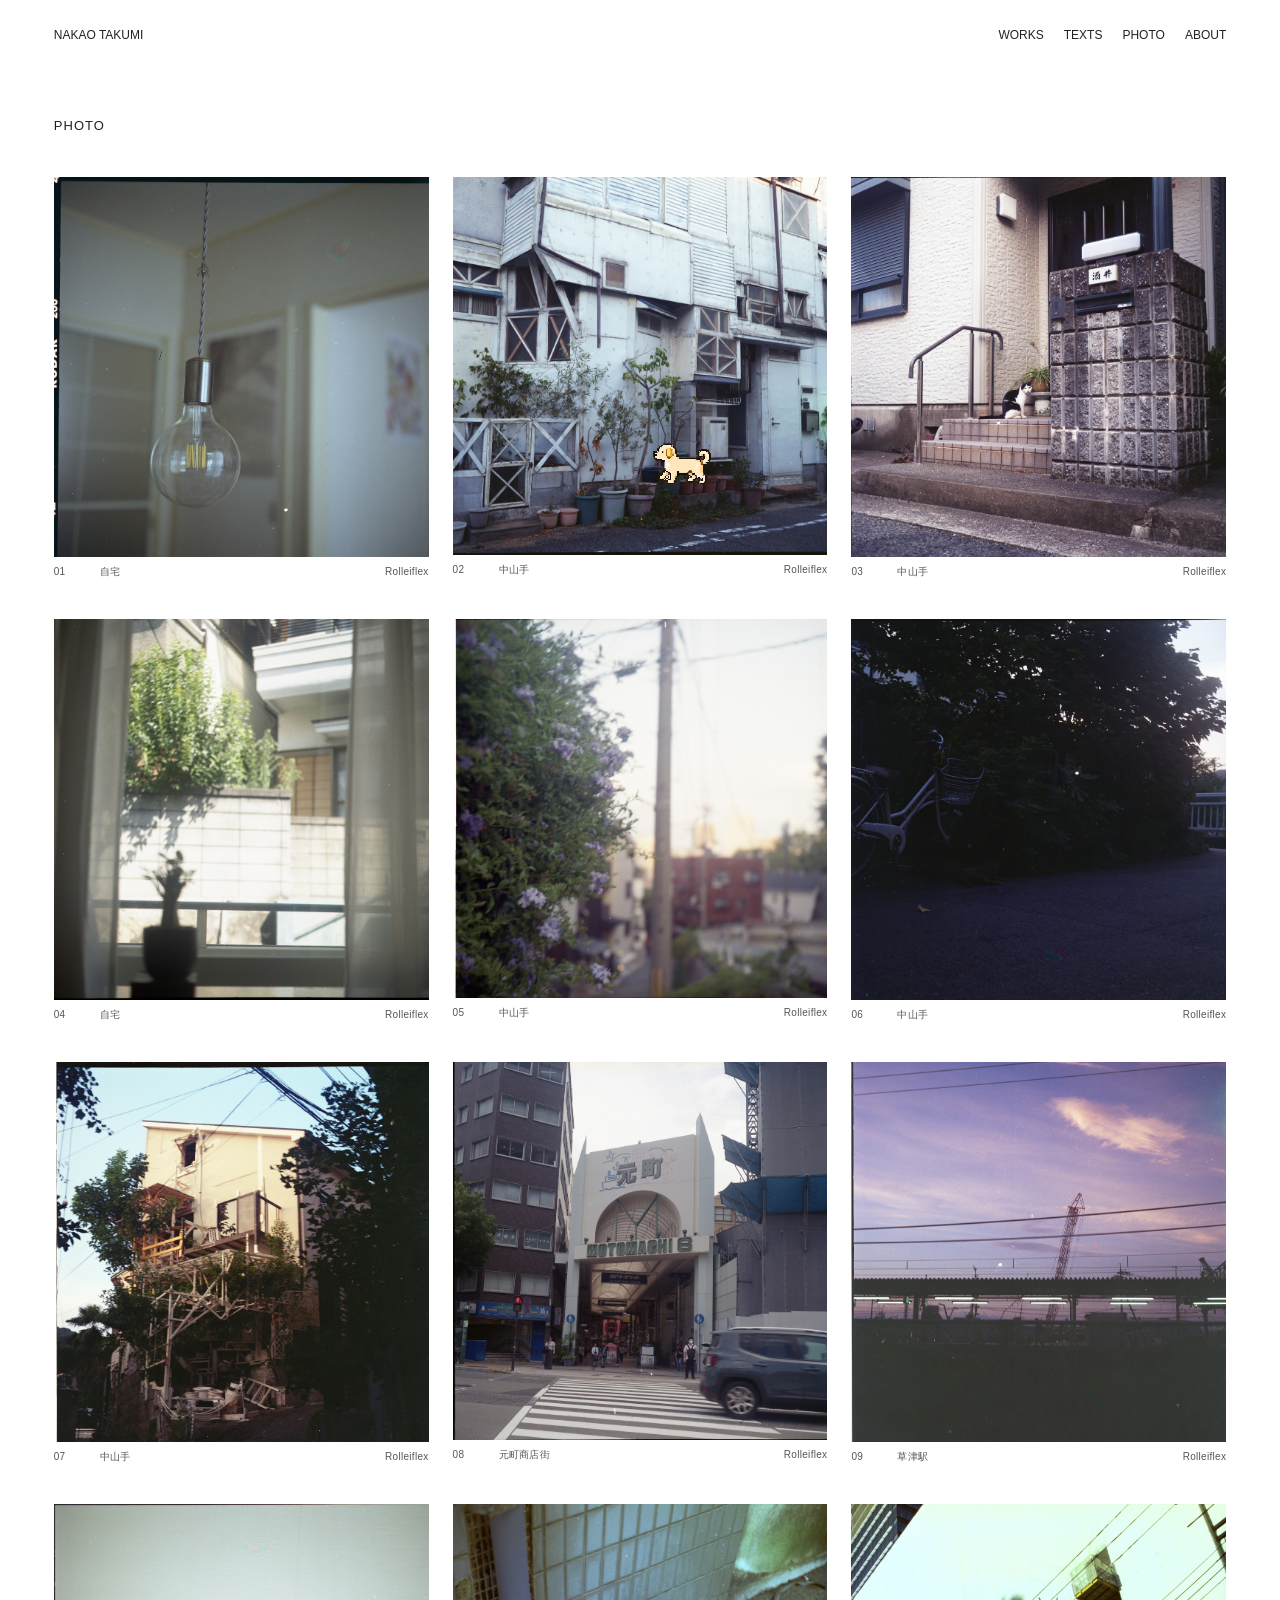
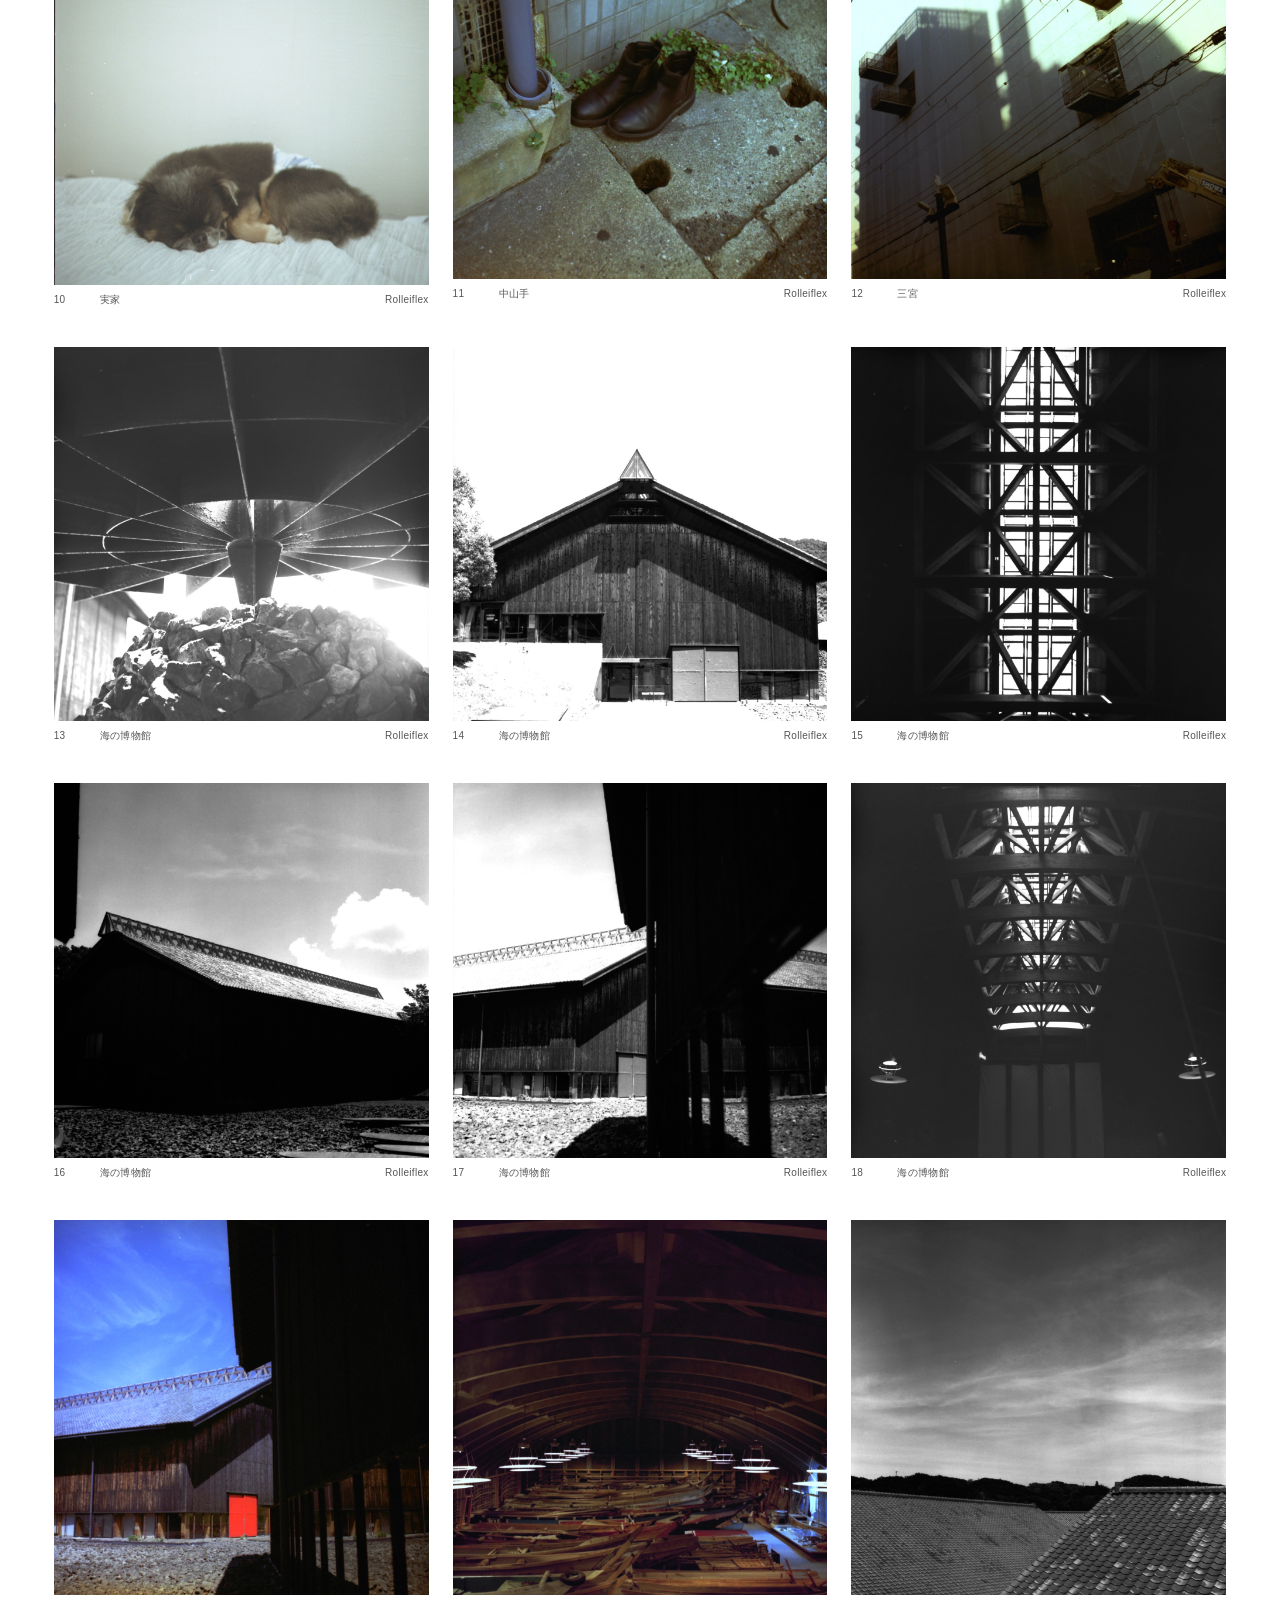
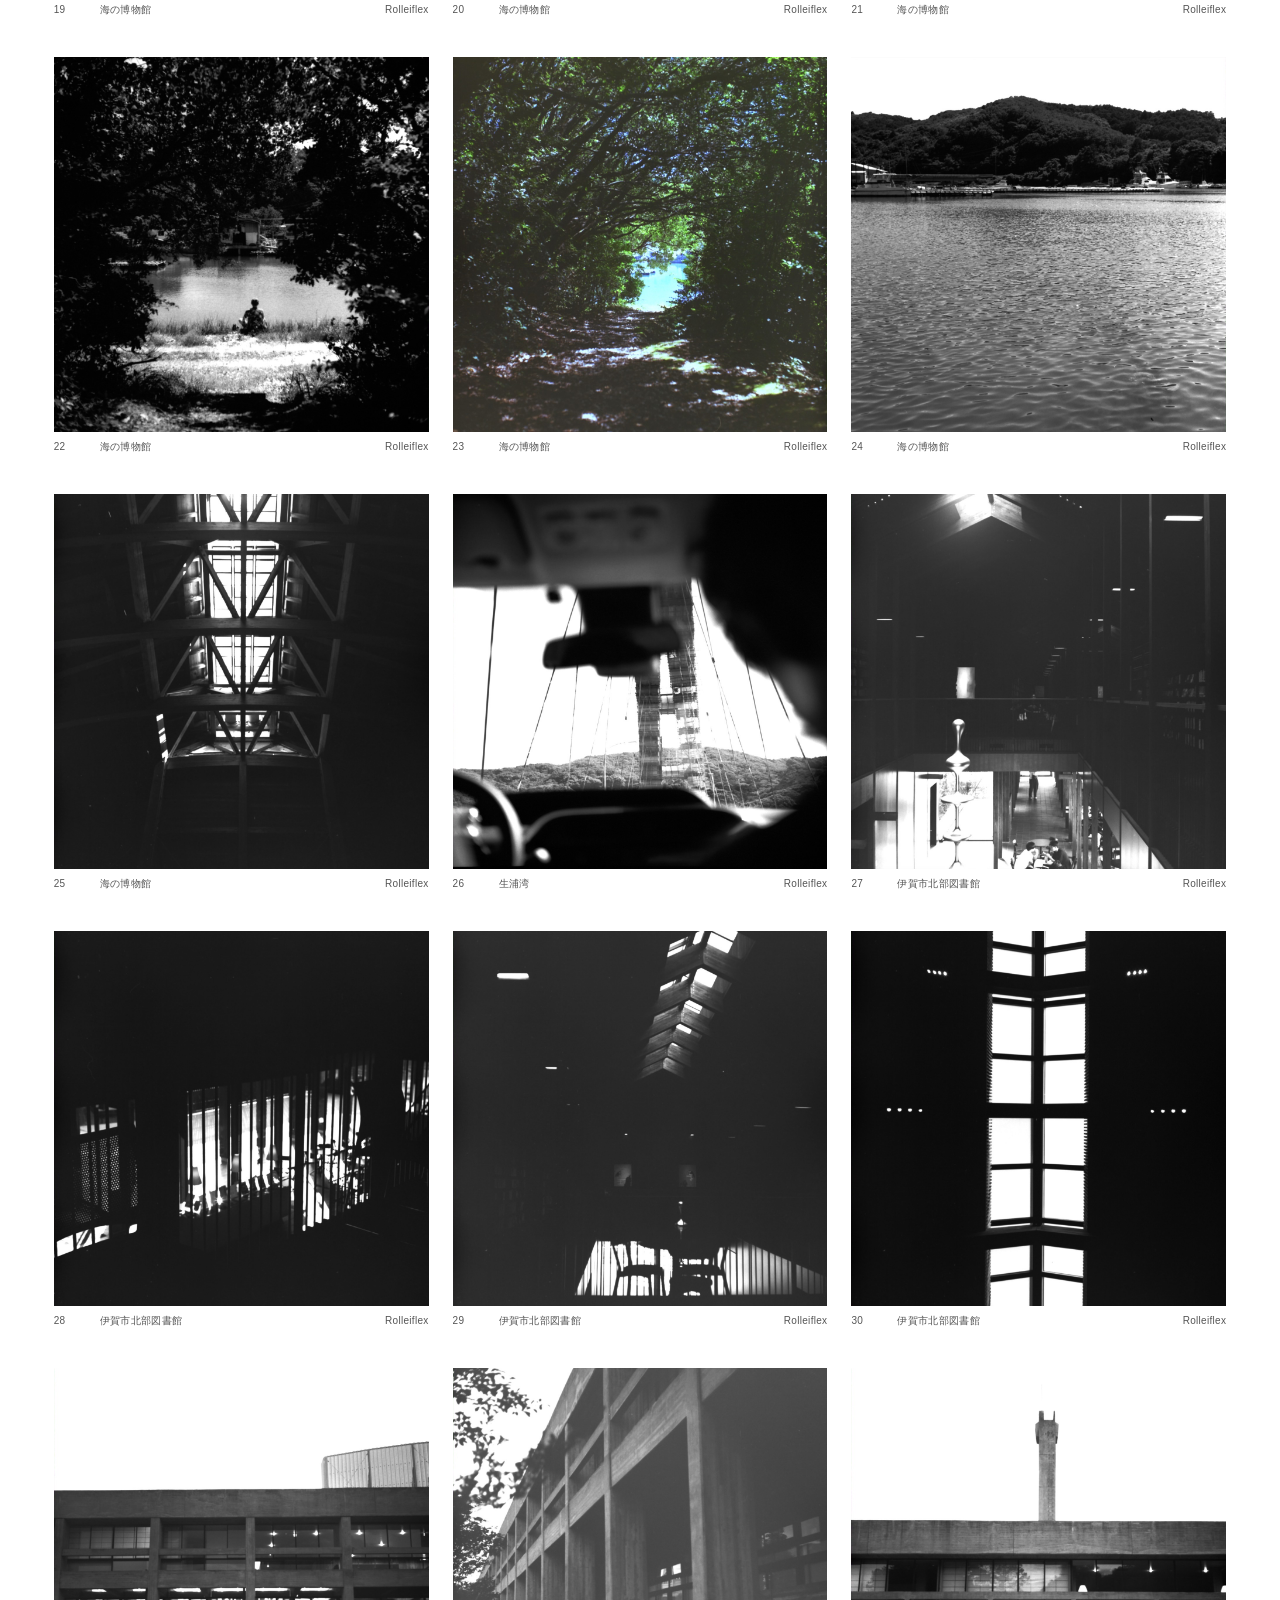
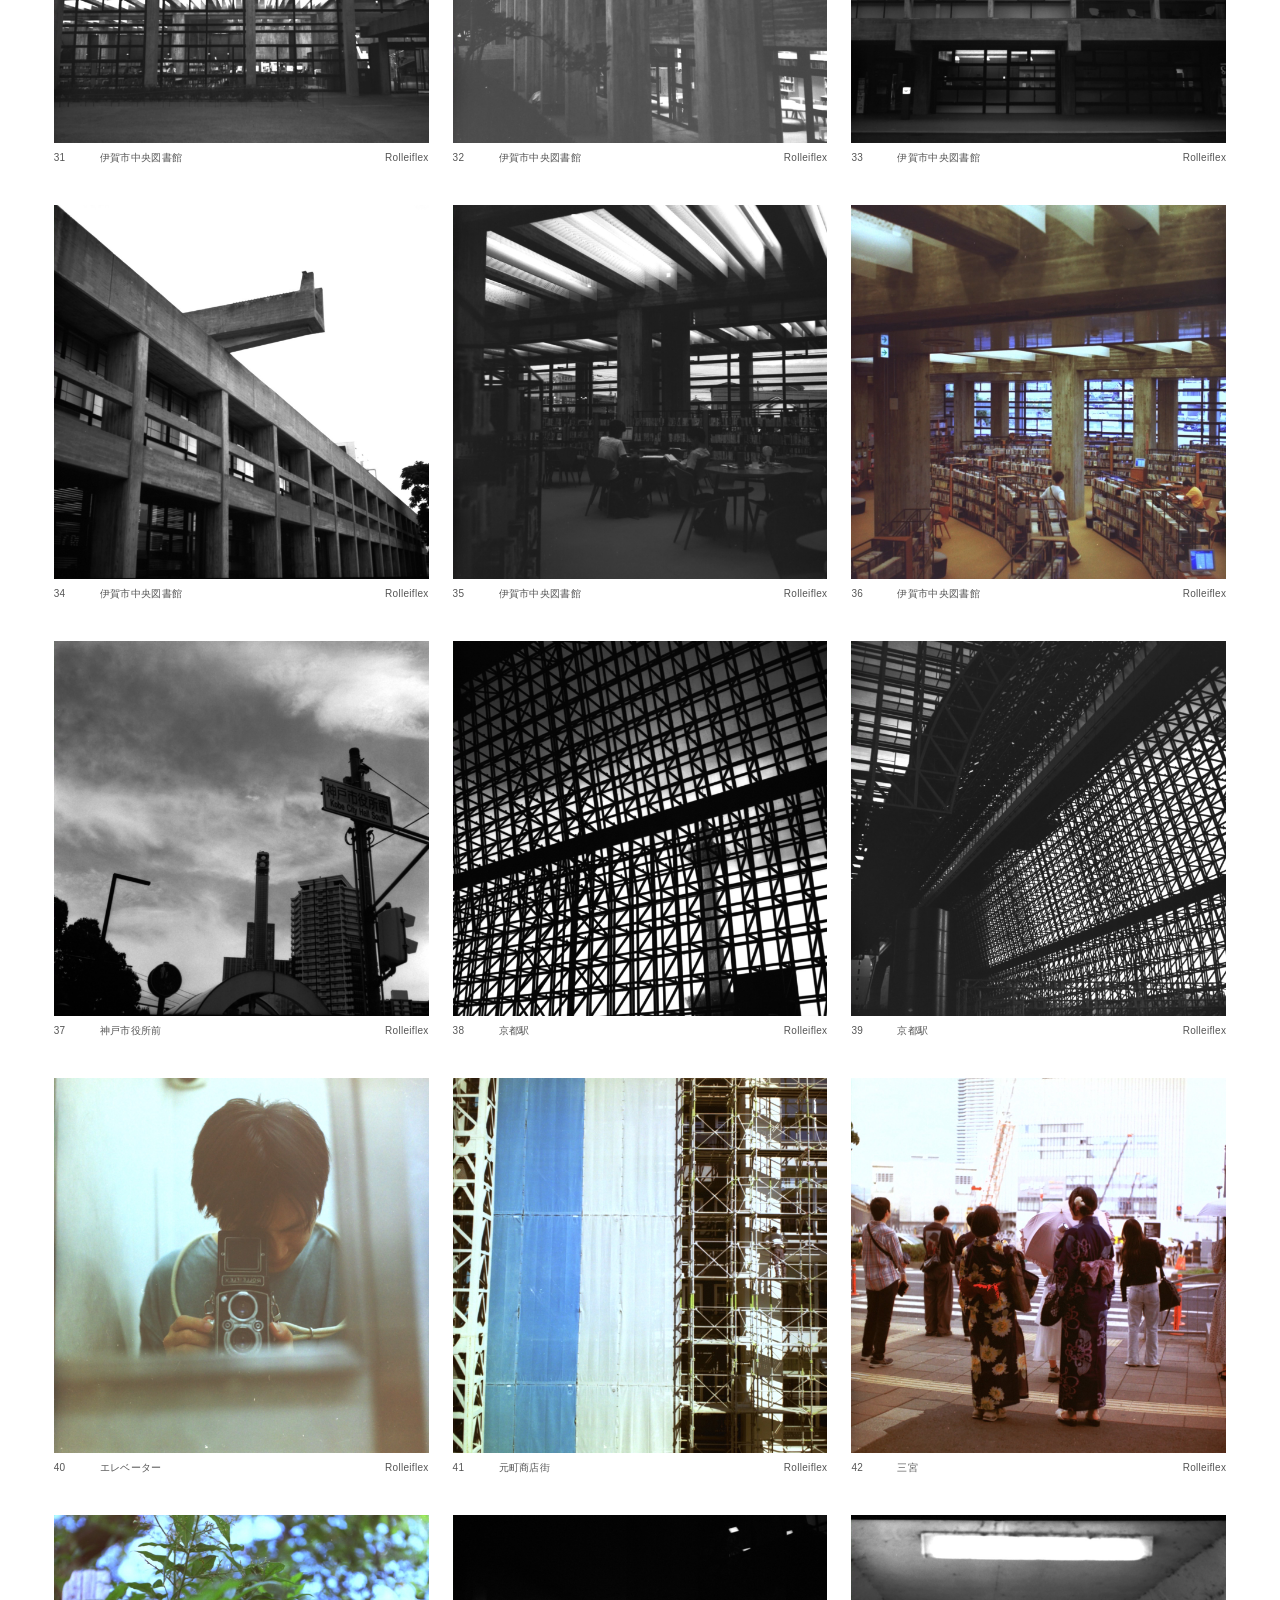
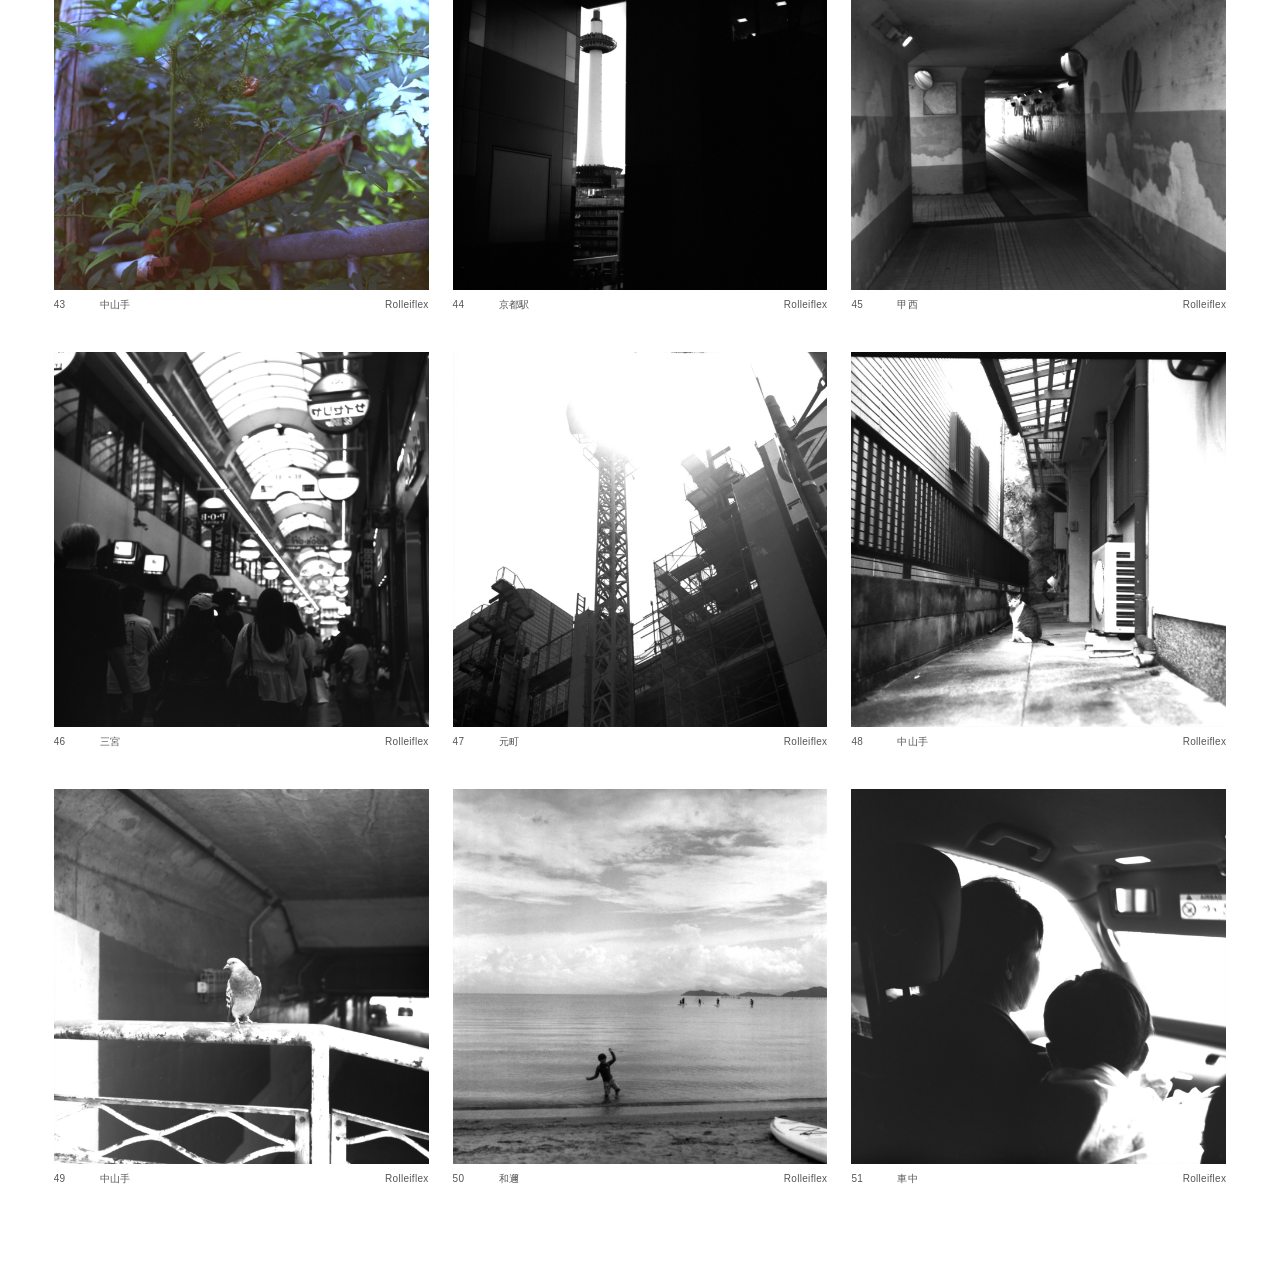
<file: photo.html>
<!doctype html>
<html lang="ja">
<head>
  <meta charset="utf-8">
  <meta name="viewport" content="width=device-width,initial-scale=1">
  <title>PHOTO — NAKAO TAKUMI</title>
  <link rel="stylesheet" href="style.css">
  <style>
    .photo-grid {
      display: grid;
      grid-template-columns: repeat(3, minmax(0, 1fr));
      grid-auto-flow: row;
      columns: auto;
      gap: 40px 24px;
      width: 100%;
      max-width: none;
      margin: 0;
      align-items: start;
    }
    .photo-grid > .photo-item {
      display: block;
      width: 100%;
      min-width: 0;
      margin: 0;
    }
    .photo-item img {
      width: 100%;
      height: auto;
      display: block;
    }
    .photo-item figcaption {
      display: grid;
      grid-template-columns: 34px minmax(0, 1fr) auto;
      gap: 12px;
      margin: 0;
      padding-top: 8px;
      font-size: 10px;
      line-height: 1.4;
      letter-spacing: .03em;
      color: #555;
    }
    @media (max-width:760px) {
      .photo-grid { grid-template-columns: minmax(0, 1fr); gap: 36px; }
      .photo-item figcaption {
        grid-template-columns: 28px minmax(0, 1fr) auto;
        gap: 8px;
      }
    }
  </style>
</head>
<body>
  <main class="inner">
    <header class="inner-header">
      <a href="index.html">NAKAO TAKUMI</a>
      <nav class="inner-nav">
        <a href="works.html">WORKS</a>
        <a href="texts.html">TEXTS</a>
        <a href="photo.html">PHOTO</a>
        <a href="about.html">ABOUT</a>
      </nav>
    </header>

    <h1 class="page-title">PHOTO</h1>

    <section class="photo-grid">
      
    <figure class="photo-item">
      <img src="01.jpg" alt="自宅">
      <figcaption>
        <span>01</span>
        <span>自宅</span>
        <span>Rolleiflex</span>
      </figcaption>
    </figure>
    <figure class="photo-item">
      <img src="02.jpg" alt="中山手">
      <figcaption>
        <span>02</span>
        <span>中山手</span>
        <span>Rolleiflex</span>
      </figcaption>
    </figure>
    <figure class="photo-item">
      <img src="03.jpg" alt="中山手">
      <figcaption>
        <span>03</span>
        <span>中山手</span>
        <span>Rolleiflex</span>
      </figcaption>
    </figure>
    <figure class="photo-item">
      <img src="04.jpg" alt="自宅">
      <figcaption>
        <span>04</span>
        <span>自宅</span>
        <span>Rolleiflex</span>
      </figcaption>
    </figure>
    <figure class="photo-item">
      <img src="05.jpg" alt="中山手">
      <figcaption>
        <span>05</span>
        <span>中山手</span>
        <span>Rolleiflex</span>
      </figcaption>
    </figure>
    <figure class="photo-item">
      <img src="06.jpg" alt="中山手">
      <figcaption>
        <span>06</span>
        <span>中山手</span>
        <span>Rolleiflex</span>
      </figcaption>
    </figure>
    <figure class="photo-item">
      <img src="07.jpg" alt="中山手">
      <figcaption>
        <span>07</span>
        <span>中山手</span>
        <span>Rolleiflex</span>
      </figcaption>
    </figure>
    <figure class="photo-item">
      <img src="08.jpg" alt="元町商店街">
      <figcaption>
        <span>08</span>
        <span>元町商店街</span>
        <span>Rolleiflex</span>
      </figcaption>
    </figure>
    <figure class="photo-item">
      <img src="09.jpg" alt="草津駅">
      <figcaption>
        <span>09</span>
        <span>草津駅</span>
        <span>Rolleiflex</span>
      </figcaption>
    </figure>
    <figure class="photo-item">
      <img src="10.jpg" alt="実家">
      <figcaption>
        <span>10</span>
        <span>実家</span>
        <span>Rolleiflex</span>
      </figcaption>
    </figure>
    <figure class="photo-item">
      <img src="11.jpg" alt="中山手" loading="lazy" width="1280" height="1280">
      <figcaption>
        <span>11</span>
        <span>中山手</span>
        <span>Rolleiflex</span>
      </figcaption>
    </figure>
    <figure class="photo-item">
      <img src="12.jpg" alt="三宮" loading="lazy" width="1280" height="1280">
      <figcaption>
        <span>12</span>
        <span>三宮</span>
        <span>Rolleiflex</span>
      </figcaption>
    </figure>
    <figure class="photo-item">
      <img src="13.jpg" alt="海の博物館" loading="lazy" width="1280" height="1280">
      <figcaption>
        <span>13</span>
        <span>海の博物館</span>
        <span>Rolleiflex</span>
      </figcaption>
    </figure>
    <figure class="photo-item">
      <img src="14.jpg" alt="海の博物館" loading="lazy" width="1280" height="1280">
      <figcaption>
        <span>14</span>
        <span>海の博物館</span>
        <span>Rolleiflex</span>
      </figcaption>
    </figure>
    <figure class="photo-item">
      <img src="15.jpg" alt="海の博物館" loading="lazy" width="1280" height="1280">
      <figcaption>
        <span>15</span>
        <span>海の博物館</span>
        <span>Rolleiflex</span>
      </figcaption>
    </figure>
    <figure class="photo-item">
      <img src="16.jpg" alt="海の博物館" loading="lazy" width="1280" height="1280">
      <figcaption>
        <span>16</span>
        <span>海の博物館</span>
        <span>Rolleiflex</span>
      </figcaption>
    </figure>
    <figure class="photo-item">
      <img src="17.jpg" alt="海の博物館" loading="lazy" width="1280" height="1280">
      <figcaption>
        <span>17</span>
        <span>海の博物館</span>
        <span>Rolleiflex</span>
      </figcaption>
    </figure>
    <figure class="photo-item">
      <img src="18.jpg" alt="海の博物館" loading="lazy" width="1280" height="1280">
      <figcaption>
        <span>18</span>
        <span>海の博物館</span>
        <span>Rolleiflex</span>
      </figcaption>
    </figure>
    <figure class="photo-item">
      <img src="19.jpg" alt="海の博物館" loading="lazy" width="1280" height="1280">
      <figcaption>
        <span>19</span>
        <span>海の博物館</span>
        <span>Rolleiflex</span>
      </figcaption>
    </figure>
    <figure class="photo-item">
      <img src="20.jpg" alt="海の博物館" loading="lazy" width="1280" height="1280">
      <figcaption>
        <span>20</span>
        <span>海の博物館</span>
        <span>Rolleiflex</span>
      </figcaption>
    </figure>
    <figure class="photo-item">
      <img src="21.jpg" alt="海の博物館" loading="lazy" width="1280" height="1280">
      <figcaption>
        <span>21</span>
        <span>海の博物館</span>
        <span>Rolleiflex</span>
      </figcaption>
    </figure>
    <figure class="photo-item">
      <img src="22.jpg" alt="海の博物館" loading="lazy" width="1280" height="1280">
      <figcaption>
        <span>22</span>
        <span>海の博物館</span>
        <span>Rolleiflex</span>
      </figcaption>
    </figure>
    <figure class="photo-item">
      <img src="23.jpg" alt="海の博物館" loading="lazy" width="1280" height="1280">
      <figcaption>
        <span>23</span>
        <span>海の博物館</span>
        <span>Rolleiflex</span>
      </figcaption>
    </figure>
    <figure class="photo-item">
      <img src="24.jpg" alt="海の博物館" loading="lazy" width="1280" height="1280">
      <figcaption>
        <span>24</span>
        <span>海の博物館</span>
        <span>Rolleiflex</span>
      </figcaption>
    </figure>
    <figure class="photo-item">
      <img src="25.jpg" alt="海の博物館" loading="lazy" width="1280" height="1280">
      <figcaption>
        <span>25</span>
        <span>海の博物館</span>
        <span>Rolleiflex</span>
      </figcaption>
    </figure>
    <figure class="photo-item">
      <img src="26.jpg" alt="生浦湾" loading="lazy" width="1280" height="1280">
      <figcaption>
        <span>26</span>
        <span>生浦湾</span>
        <span>Rolleiflex</span>
      </figcaption>
    </figure>
    <figure class="photo-item">
      <img src="27.jpg" alt="伊賀市北部図書館" loading="lazy" width="1280" height="1280">
      <figcaption>
        <span>27</span>
        <span>伊賀市北部図書館</span>
        <span>Rolleiflex</span>
      </figcaption>
    </figure>
    <figure class="photo-item">
      <img src="28.jpg" alt="伊賀市北部図書館" loading="lazy" width="1280" height="1280">
      <figcaption>
        <span>28</span>
        <span>伊賀市北部図書館</span>
        <span>Rolleiflex</span>
      </figcaption>
    </figure>
    <figure class="photo-item">
      <img src="29.jpg" alt="伊賀市北部図書館" loading="lazy" width="1280" height="1280">
      <figcaption>
        <span>29</span>
        <span>伊賀市北部図書館</span>
        <span>Rolleiflex</span>
      </figcaption>
    </figure>
    <figure class="photo-item">
      <img src="30.jpg" alt="伊賀市北部図書館" loading="lazy" width="1280" height="1280">
      <figcaption>
        <span>30</span>
        <span>伊賀市北部図書館</span>
        <span>Rolleiflex</span>
      </figcaption>
    </figure>
    <figure class="photo-item">
      <img src="31.jpg" alt="伊賀市中央図書館" loading="lazy" width="1280" height="1280">
      <figcaption>
        <span>31</span>
        <span>伊賀市中央図書館</span>
        <span>Rolleiflex</span>
      </figcaption>
    </figure>
    <figure class="photo-item">
      <img src="32.jpg" alt="伊賀市中央図書館" loading="lazy" width="1280" height="1280">
      <figcaption>
        <span>32</span>
        <span>伊賀市中央図書館</span>
        <span>Rolleiflex</span>
      </figcaption>
    </figure>
    <figure class="photo-item">
      <img src="33.jpg" alt="伊賀市中央図書館" loading="lazy" width="1280" height="1280">
      <figcaption>
        <span>33</span>
        <span>伊賀市中央図書館</span>
        <span>Rolleiflex</span>
      </figcaption>
    </figure>
    <figure class="photo-item">
      <img src="34.jpg" alt="伊賀市中央図書館" loading="lazy" width="1280" height="1280">
      <figcaption>
        <span>34</span>
        <span>伊賀市中央図書館</span>
        <span>Rolleiflex</span>
      </figcaption>
    </figure>
    <figure class="photo-item">
      <img src="35.jpg" alt="伊賀市中央図書館" loading="lazy" width="1280" height="1280">
      <figcaption>
        <span>35</span>
        <span>伊賀市中央図書館</span>
        <span>Rolleiflex</span>
      </figcaption>
    </figure>
    <figure class="photo-item">
      <img src="36.jpg" alt="伊賀市中央図書館" loading="lazy" width="1280" height="1280">
      <figcaption>
        <span>36</span>
        <span>伊賀市中央図書館</span>
        <span>Rolleiflex</span>
      </figcaption>
    </figure>
    <figure class="photo-item">
      <img src="37.jpg" alt="神戸市役所前" loading="lazy" width="1280" height="1280">
      <figcaption>
        <span>37</span>
        <span>神戸市役所前</span>
        <span>Rolleiflex</span>
      </figcaption>
    </figure>
    <figure class="photo-item">
      <img src="38.jpg" alt="京都駅" loading="lazy" width="1280" height="1280">
      <figcaption>
        <span>38</span>
        <span>京都駅</span>
        <span>Rolleiflex</span>
      </figcaption>
    </figure>
    <figure class="photo-item">
      <img src="39.jpg" alt="京都駅" loading="lazy" width="1280" height="1280">
      <figcaption>
        <span>39</span>
        <span>京都駅</span>
        <span>Rolleiflex</span>
      </figcaption>
    </figure>
    <figure class="photo-item">
      <img src="40.jpg" alt="エレベーター" loading="lazy" width="1280" height="1280">
      <figcaption>
        <span>40</span>
        <span>エレベーター</span>
        <span>Rolleiflex</span>
      </figcaption>
    </figure>
    <figure class="photo-item">
      <img src="41.jpg" alt="元町商店街" loading="lazy" width="1280" height="1280">
      <figcaption>
        <span>41</span>
        <span>元町商店街</span>
        <span>Rolleiflex</span>
      </figcaption>
    </figure>
    <figure class="photo-item">
      <img src="42.jpg" alt="三宮" loading="lazy" width="1280" height="1280">
      <figcaption>
        <span>42</span>
        <span>三宮</span>
        <span>Rolleiflex</span>
      </figcaption>
    </figure>
    <figure class="photo-item">
      <img src="43.jpg" alt="中山手" loading="lazy" width="1280" height="1280">
      <figcaption>
        <span>43</span>
        <span>中山手</span>
        <span>Rolleiflex</span>
      </figcaption>
    </figure>
    <figure class="photo-item">
      <img src="44.jpg" alt="京都駅" loading="lazy" width="1280" height="1280">
      <figcaption>
        <span>44</span>
        <span>京都駅</span>
        <span>Rolleiflex</span>
      </figcaption>
    </figure>
    <figure class="photo-item">
      <img src="45.jpg" alt="甲西" loading="lazy" width="1280" height="1280">
      <figcaption>
        <span>45</span>
        <span>甲西</span>
        <span>Rolleiflex</span>
      </figcaption>
    </figure>
    <figure class="photo-item">
      <img src="46.jpg" alt="三宮" loading="lazy" width="1280" height="1280">
      <figcaption>
        <span>46</span>
        <span>三宮</span>
        <span>Rolleiflex</span>
      </figcaption>
    </figure>
    <figure class="photo-item">
      <img src="47.jpg" alt="元町" loading="lazy" width="1280" height="1280">
      <figcaption>
        <span>47</span>
        <span>元町</span>
        <span>Rolleiflex</span>
      </figcaption>
    </figure>
    <figure class="photo-item">
      <img src="48.jpg" alt="中山手" loading="lazy" width="1280" height="1280">
      <figcaption>
        <span>48</span>
        <span>中山手</span>
        <span>Rolleiflex</span>
      </figcaption>
    </figure>
    <figure class="photo-item">
      <img src="49.jpg" alt="中山手" loading="lazy" width="1280" height="1280">
      <figcaption>
        <span>49</span>
        <span>中山手</span>
        <span>Rolleiflex</span>
      </figcaption>
    </figure>
    <figure class="photo-item">
      <img src="50.jpg" alt="和邇" loading="lazy" width="1280" height="1280">
      <figcaption>
        <span>50</span>
        <span>和邇</span>
        <span>Rolleiflex</span>
      </figcaption>
    </figure>
    <figure class="photo-item">
      <img src="51.jpg" alt="車中" loading="lazy" width="1280" height="1280">
      <figcaption>
        <span>51</span>
        <span>車中</span>
        <span>Rolleiflex</span>
      </figcaption>
    </figure>
    </section>
  </main>

  <img class="dog-cursor" src="dog-cursor.png" alt="">
  <script src="cursor.js"></script>
</body>
</html>
</file>
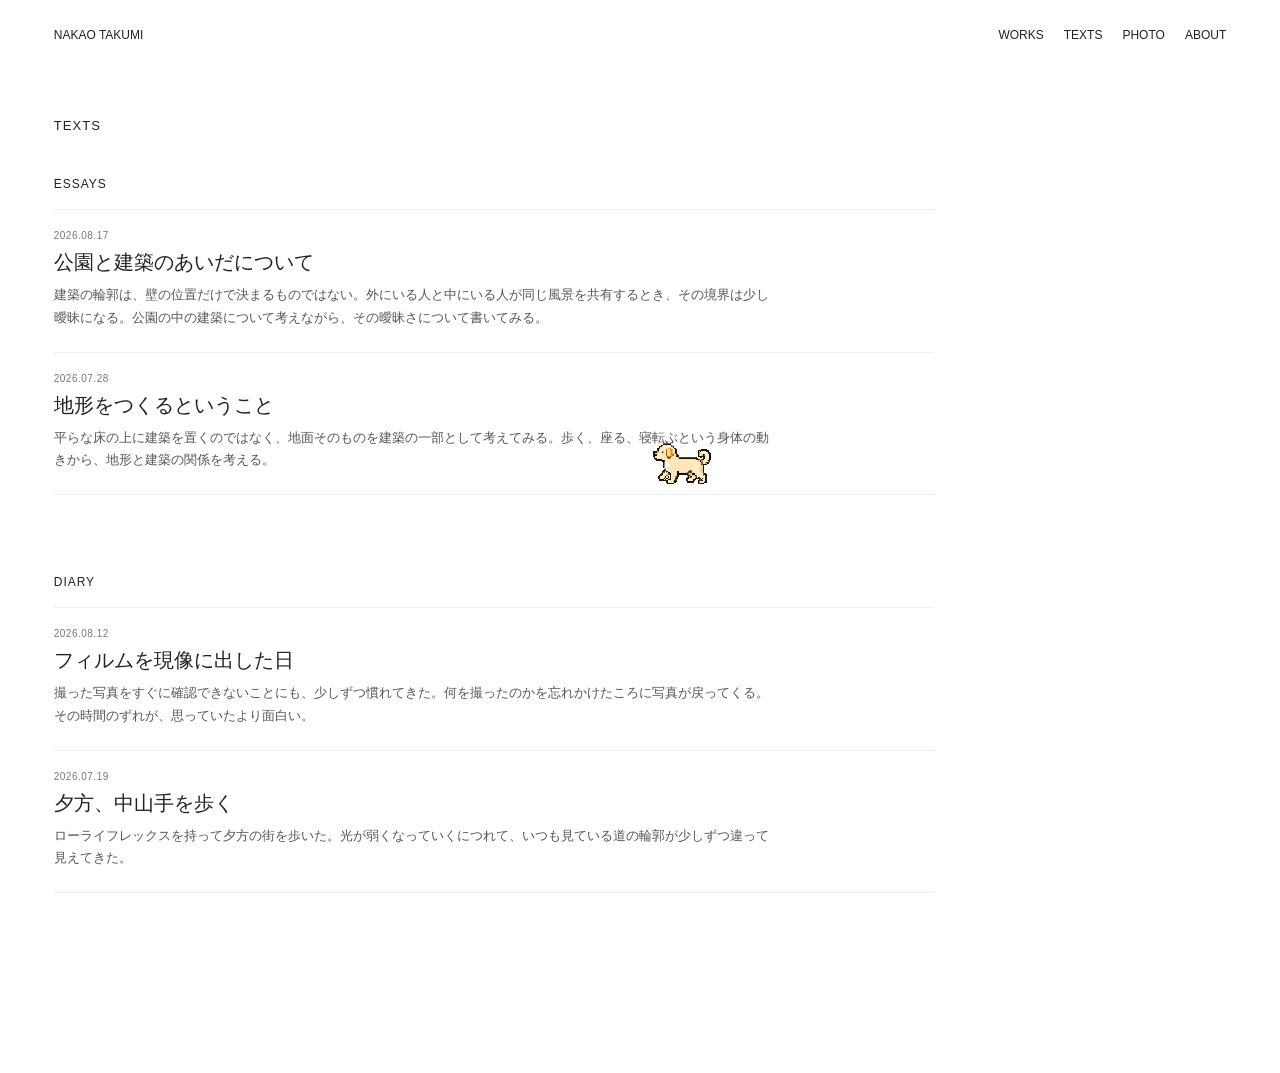
<file: texts.html>
<!doctype html>
<html lang="ja">
<head>
  <meta charset="utf-8">
  <meta name="viewport" content="width=device-width,initial-scale=1">
  <title>TEXTS — NAKAO TAKUMI</title>
  <link rel="stylesheet" href="style.css">
</head>
<body>
  <main class="inner">
    <header class="inner-header">
      <a href="index.html">NAKAO TAKUMI</a>
      <nav class="inner-nav">
        <a href="works.html">WORKS</a>
        <a href="texts.html">TEXTS</a>
        <a href="photo.html">PHOTO</a>
        <a href="about.html">ABOUT</a>
      </nav>
    </header>

    <h1 class="page-title">TEXTS</h1>

    <section class="text-category">
      <h2 class="text-category-title">ESSAYS</h2>
      <div class="text-list">
        <a class="text-link" href="essay-01.html">
          <div class="text-link-meta">2026.08.17</div>
          <h2>公園と建築のあいだについて</h2>
          <p>建築の輪郭は、壁の位置だけで決まるものではない。外にいる人と中にいる人が同じ風景を共有するとき、その境界は少し曖昧になる。公園の中の建築について考えながら、その曖昧さについて書いてみる。</p>
        </a>

        <a class="text-link" href="essay-02.html">
          <div class="text-link-meta">2026.07.28</div>
          <h2>地形をつくるということ</h2>
          <p>平らな床の上に建築を置くのではなく、地面そのものを建築の一部として考えてみる。歩く、座る、寝転ぶという身体の動きから、地形と建築の関係を考える。</p>
        </a>
      </div>
    </section>

    <section class="text-category">
      <h2 class="text-category-title">DIARY</h2>
      <div class="text-list">
        <a class="text-link" href="diary-01.html">
          <div class="text-link-meta">2026.08.12</div>
          <h2>フィルムを現像に出した日</h2>
          <p>撮った写真をすぐに確認できないことにも、少しずつ慣れてきた。何を撮ったのかを忘れかけたころに写真が戻ってくる。その時間のずれが、思っていたより面白い。</p>
        </a>

        <a class="text-link" href="diary-02.html">
          <div class="text-link-meta">2026.07.19</div>
          <h2>夕方、中山手を歩く</h2>
          <p>ローライフレックスを持って夕方の街を歩いた。光が弱くなっていくにつれて、いつも見ている道の輪郭が少しずつ違って見えてきた。</p>
        </a>
      </div>
    </section>
  </main>

  <img class="dog-cursor" src="dog-cursor.png" alt="">
  <script src="cursor.js"></script>
</body>
</html>
</file>
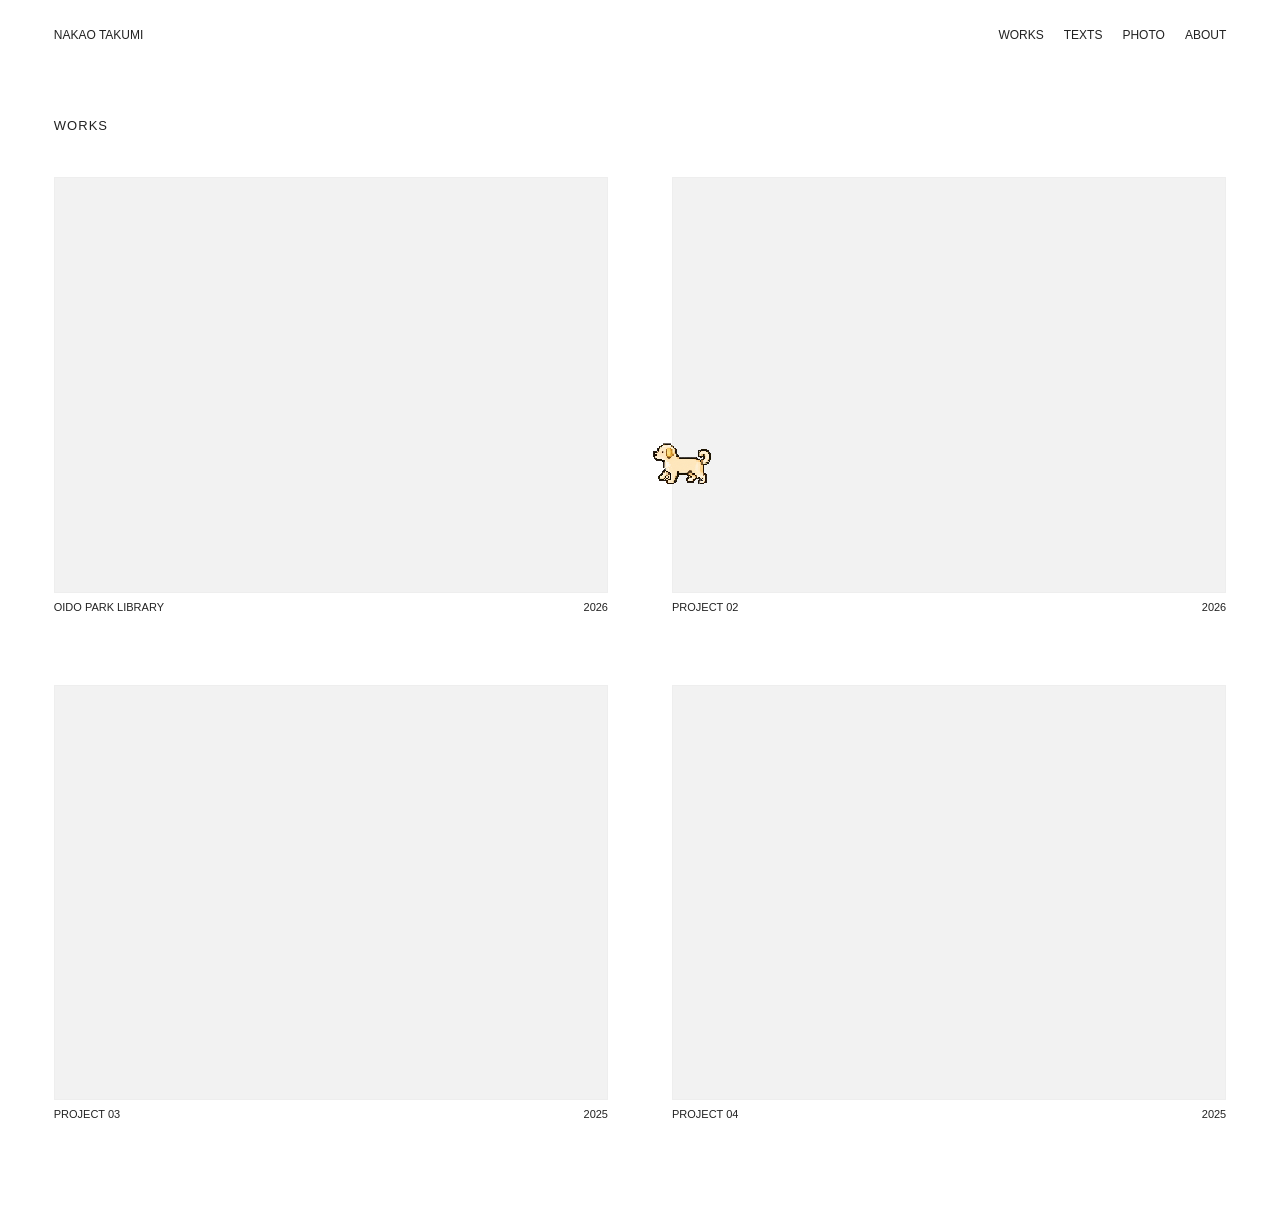
<file: works.html>
<!doctype html><html><head><meta charset="utf-8"><meta name="viewport" content="width=device-width,initial-scale=1"><title>WORKS</title><link rel="stylesheet" href="style.css"></head><body>
<main class="inner"><header class="inner-header"><a href="index.html">NAKAO TAKUMI</a>
<nav class="inner-nav"><a href="works.html">WORKS</a><a href="texts.html">TEXTS</a><a href="photo.html">PHOTO</a><a href="about.html">ABOUT</a></nav></header><h1 class="page-title">WORKS</h1><section class="works-grid">
<a class="card" href="#"><div class="thumb"></div><div class="card-meta"><span>OIDO PARK LIBRARY</span><span>2026</span></div></a>
<a class="card" href="#"><div class="thumb"></div><div class="card-meta"><span>PROJECT 02</span><span>2026</span></div></a>
<a class="card" href="#"><div class="thumb"></div><div class="card-meta"><span>PROJECT 03</span><span>2025</span></div></a>
<a class="card" href="#"><div class="thumb"></div><div class="card-meta"><span>PROJECT 04</span><span>2025</span></div></a>
</section></main><img class="dog-cursor" src="dog-cursor.png" alt=""><script src="cursor.js"></script></body></html>
</file>
<file: style.css>
*{box-sizing:border-box}
html,body{margin:0;width:100%;min-height:100%;font-family:Arial,Helvetica,sans-serif}
html,body,a,button{cursor:auto!important}
body{background:#fff;color:#222}
a{text-decoration:none;color:inherit}

/* COVER */
.cover{
  min-height:100svh;
  background:#aad86b url("grass-only.png") center center/cover no-repeat;
  color:#fff;
  overflow:hidden;
}
.cover-shell{
  min-height:100svh;
  padding:36px 4.2vw 30px;
  display:flex;
  flex-direction:column;
}
.cover-name{
  font-size:14px;
  letter-spacing:.08em;
  font-weight:400;
}
.cover-menu{
  margin:auto 0;
  display:flex;
  flex-direction:column;
  align-items:flex-start;
  gap:20px;
}
.cover-link{
  position:relative;
  color:#fff;
  font-size:clamp(42px,4.25vw,70px);
  letter-spacing:.055em;
  font-weight:400;
  line-height:1.15;
  padding:5px 0 8px 0;
  transition:transform .18s ease, opacity .18s ease;
}
.cover-link:hover,
.cover-link:focus-visible{
  transform:translateX(14px) scale(1.035);
  opacity:1;
}
.cover-menu:has(.cover-link:hover) .cover-link:not(:hover){
  opacity:.52;
}
.cover-copy{
  font-size:10px;
  letter-spacing:.06em;
}

/* DOG CURSOR */
.dog-cursor{
  position:fixed;
  left:0;top:0;
  width:58px;
  height:auto;
  pointer-events:none;
  z-index:99999;
  image-rendering:pixelated;
  transform:translate(-50%,-50%);
  will-change:left,top;
}
.trail{
  position:fixed;
  width:4px;height:4px;
  background:rgba(255,255,255,.85);
  pointer-events:none;
  z-index:99998;
  transform:translate(-50%,-50%);
}

/* INNER PAGES */
.inner{
  min-height:100svh;
  background:#fff;
  padding:28px 4.2vw 100px;
}
.inner-header{
  display:flex;justify-content:space-between;gap:24px;
  margin-bottom:76px;
  font-size:12px;
}
.inner-nav{display:flex;gap:20px}
.inner-nav a{transition:opacity .15s ease}
.inner-nav a:hover{opacity:.45}
.page-title{
  font-size:13px;font-weight:400;letter-spacing:.08em;
  margin:0 0 44px;
}
.works-grid{
  display:grid;grid-template-columns:repeat(2,minmax(0,1fr));
  gap:72px 5vw;
}
.card{display:block}
.thumb{
  aspect-ratio:4/3;background:#f2f2f2;border:1px solid #eee;
}
.card-meta{
  display:flex;justify-content:space-between;gap:20px;
  padding-top:8px;font-size:11px;
}
.card:hover .card-meta{opacity:.5}

.text-section{max-width:880px;margin-bottom:72px}
.text-section h2{font-size:13px;font-weight:400;letter-spacing:.06em}
.text-item{
  display:grid;grid-template-columns:120px 1fr;gap:24px;
  border-top:1px solid #eee;padding:18px 0;
}
.text-item:last-child{border-bottom:1px solid #eee}
.text-item h3{font-size:20px;font-weight:400;margin:0 0 6px}
.text-item p{margin:0;color:#555;line-height:1.7}
.photo-grid{
  columns:3;
  column-gap:24px;
}
.photo-item{
  display:inline-block;
  width:100%;
  margin:0 0 28px;
  break-inside:avoid;
}
.photo-item img{
  width:100%;
  height:auto;
  display:block;
}
.photo-item figcaption{
  margin-top:7px;
  font-size:10px;
  line-height:1.4;
  letter-spacing:.04em;
  color:#555;
}
.about{max-width:720px;font-size:26px;line-height:1.55}

@media(max-width:760px){
  .cover-shell,.inner{padding-left:20px;padding-right:20px}
  .cover-link{font-size:38px}
  .works-grid{grid-template-columns:1fr}
  .photo-grid{columns:1}
  .text-item{grid-template-columns:1fr;gap:5px}
}
@media(pointer:coarse){
  html,body,a,button{cursor:auto!important}
  .dog-cursor{
    display:block!important;
    opacity:0;
    transition:opacity .55s ease;
  }
  .dog-cursor.touch-active{
    opacity:1!important;
  }
  .trail{
    display:block!important;
    opacity:.75;
  }
}

.cover-link:hover,
.cover-link:focus-visible{
  transform:translateX(14px) scale(1.035);
  opacity:1;
  text-shadow:0 0 0.01px #fff;
}

/* TEXTS */
.text-list{max-width:880px}
.text-link{
  display:block;
  border-top:1px solid #eee;
  padding:20px 0 22px;
  transition:opacity .15s ease;
}
.text-link:last-child{border-bottom:1px solid #eee}
.text-link:hover{opacity:.5}
.text-link-meta{
  font-size:10px;
  letter-spacing:.05em;
  margin-bottom:8px;
  color:#777;
}
.text-link h2{
  margin:0 0 8px;
  font-size:20px;
  line-height:1.35;
  font-weight:400;
}
.text-link p{
  margin:0;
  max-width:720px;
  color:#555;
  font-size:13px;
  line-height:1.75;
}
.article{
  max-width:720px;
  margin:0 auto;
}
.article-back{
  display:inline-block;
  margin-bottom:52px;
  font-size:11px;
  color:#777;
}
.article-meta{
  margin-bottom:10px;
  font-size:10px;
  letter-spacing:.05em;
  color:#777;
}
.article h1{
  margin:0 0 48px;
  font-size:30px;
  line-height:1.4;
  font-weight:400;
}
.article-body{
  font-size:15px;
  line-height:2;
}
.article-body p{margin:0 0 1.8em}

.text-category{
  max-width:880px;
  margin-bottom:80px;
}
.text-category-title{
  margin:0 0 18px;
  font-size:12px;
  font-weight:400;
  letter-spacing:.08em;
}
</file>
